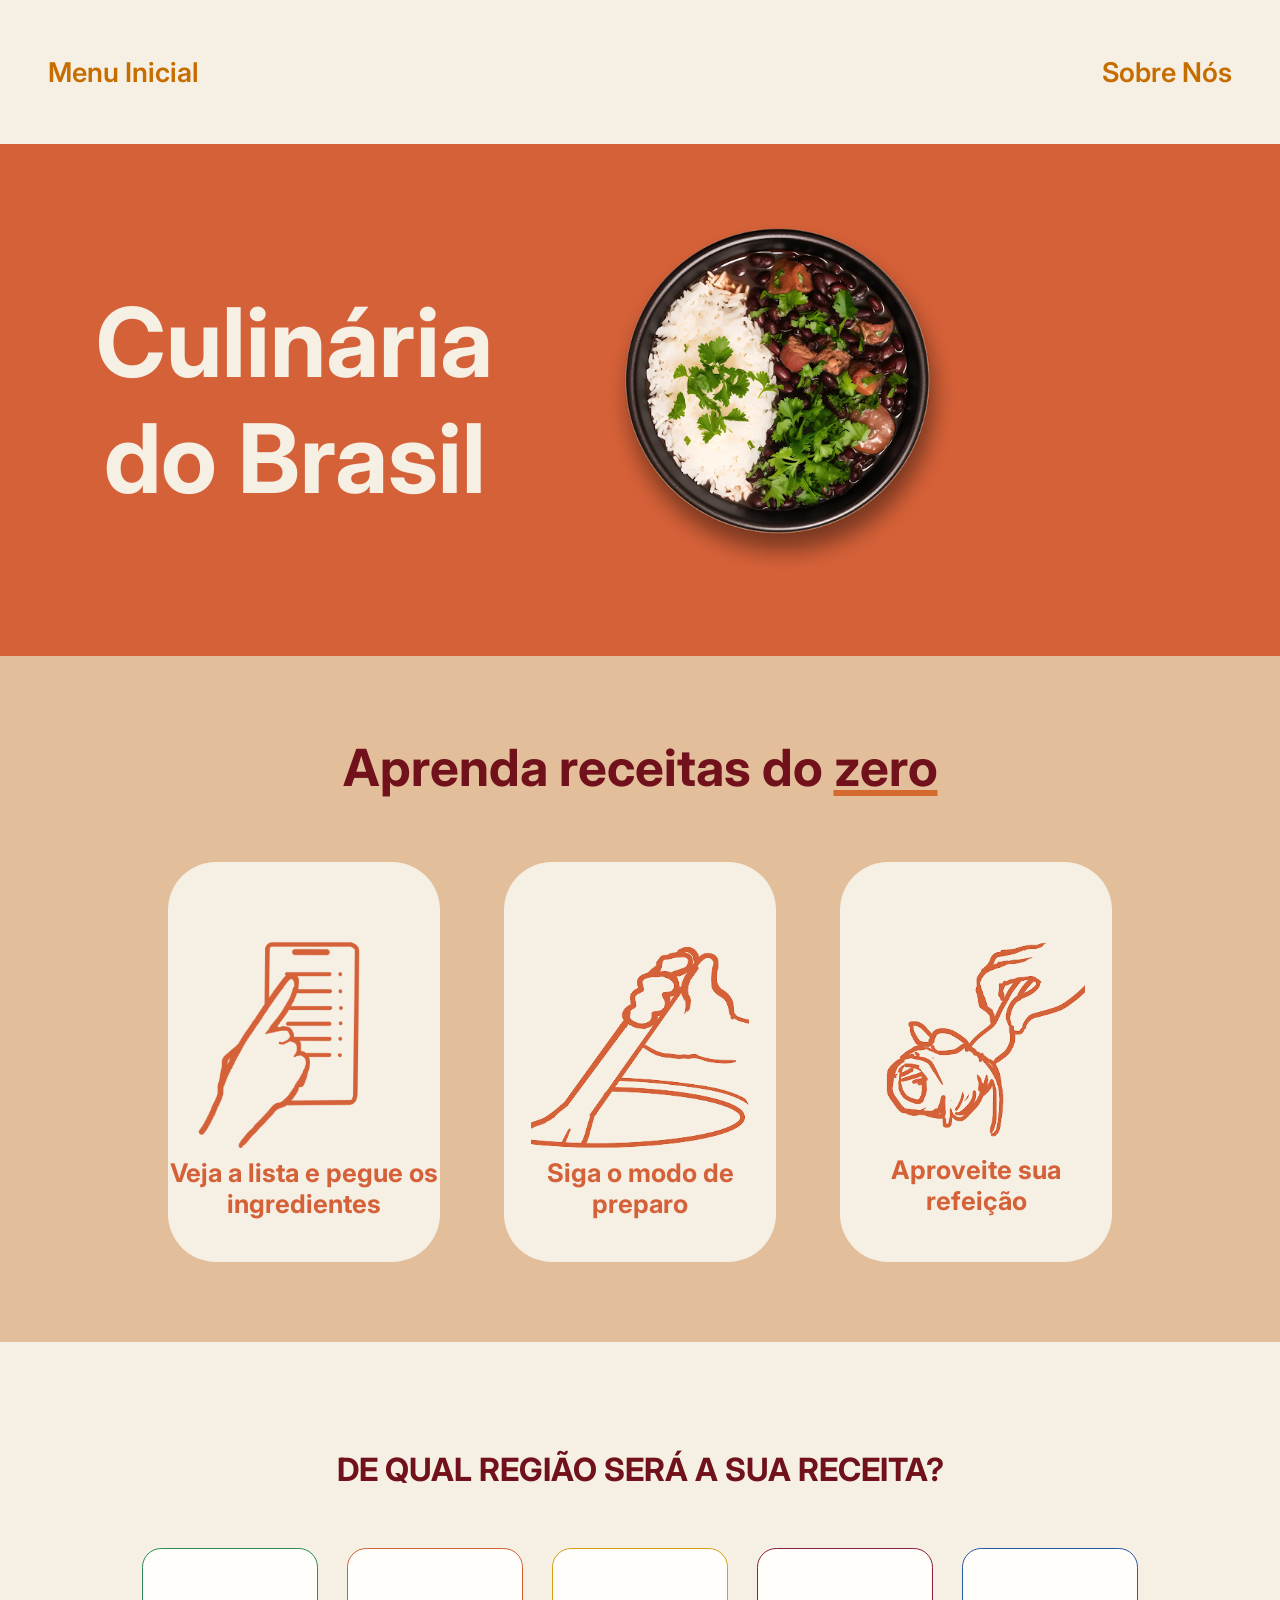
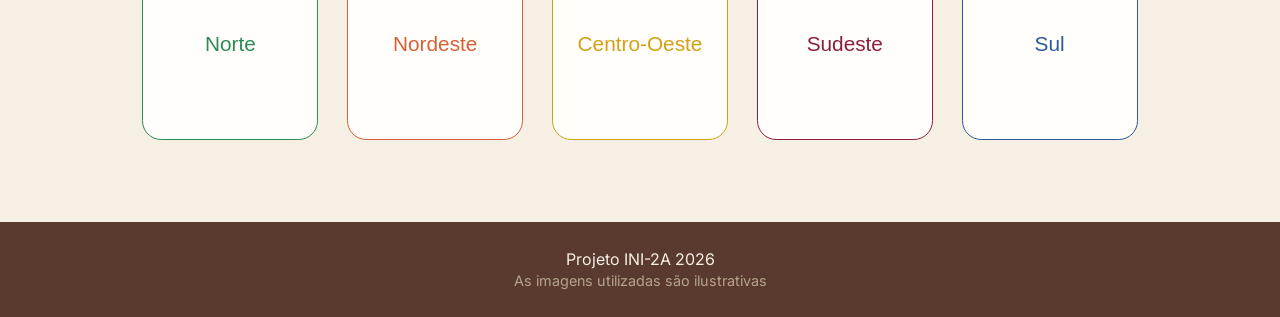
<file: Index.html>
<!DOCTYPE html>
<html lang="pt-br">
<head> <!-- Cabeçalho da página com metadados e links para estilos e fontes -->
    <meta charset="UTF-8">
    <meta name="viewport" content="width=device-width, initial-scale=1.0">
    <title>Culinária do Brasil</title>
    <link rel="stylesheet" href="Style.css">
    <!-- Importação da fonte Inter do Google Fonts -->
    <link href="https://fonts.googleapis.com/css2?family=Inter:wght@100..900&display=swap" rel="stylesheet">
    <!-- Ícone da página -->
    <link rel="icon" href="Imagens/Imgtitulo.ico">
</head>
<body> <!-- Corpo da página -->

    <nav> <!-- Barra de navegação -->
        <p>Menu Inicial</p>
        <a href="SobreNos.html">Sobre Nós</a> <!-- Link para a página "Sobre Nós" -->
    </nav>
    
    <header class="div-titulo"> <!-- Cabeçalho da página inicial com título e imagem -->
        <h1 class="titulo"><strong>Culinária <br>do Brasil</strong></h1>
        <figure>
            <img src="Imagens/imagens-index-html/Imgtitulo.png" alt="Culinária do Brasil" title="Fonte: Pngtree" class="feijoada-img">
        </figure>
    </header>

    <section class="instrucoes flex-center-column">  <!-- Seção de instruções com título e cards -->
        <h2 class="titulo-secao">Aprenda receitas do <span class="titulo-secao-zero">zero</span></h2> <!-- Título da seção com destaque para a palavra "zero" -->
        <div class="container-cards flex-center">
            <div class="card flex-center">
                <img src="Imagens/imagens-index-html/IMGcard1.png" alt="Card 1" title="Fonte: Autoria própria (2026)" class="img-cards">
                <h3 class="card-subtitle">Veja a lista e pegue os ingredientes</h3>
            </div>
            
            <div class="card flex-center">
                <img src="Imagens/imagens-index-html/IMGcard2.png" alt="Card 2" title="Fonte: Autoria própria (2026)" class="img-cards">
                <h3 class="card-subtitle">Siga o modo de preparo</h3>
            </div>

            <div class="card flex-center">
                <img src="Imagens/imagens-index-html/IMGcard3.png" alt="Card 3" title="Fonte: Autoria própria (2026)" class="img-cards">
                <h3 class="card-subtitle">Aproveite sua refeição</h3>
            </div>
        </div>
    </section>

    <section class="regioes flex-center-column"> <!-- Seção das regiões com título e botões -->
        <h2 class="titulo-regioes">DE QUAL REGIÃO SERÁ A SUA RECEITA?</h2>
        <div class="botoes-regioes"> <!-- Container para os botões das regiões -->
            <a href="PaginaNorte.html"> <button class="region-button" id="button1">Norte</button></a> <!-- Botões para acessar as páginas das regiões -->
            <a href="PaginaNordeste.html"><button class="region-button" id="button2">Nordeste</button></a>
            <a href="PaginaCentro_Oeste.html"><button class="region-button" id="button3">Centro-Oeste</button></a>
            <a href="PaginaSudeste.html"><button class="region-button" id="button4">Sudeste</button></a>
            <a href="PaginaSul.html"><button class="region-button" id="button5">Sul</button></a>
        </div>
    </section>
        
    <footer class="footer flex-center"> <!-- Rodapé com informações do projeto -->
        <p class="footer-paragrafo">Projeto INI-2A 2026</p>
        <p class ="footer-paragrafo-imagem">As imagens utilizadas são ilustrativas</p>
    </footer>

</body>
</html>
</file>
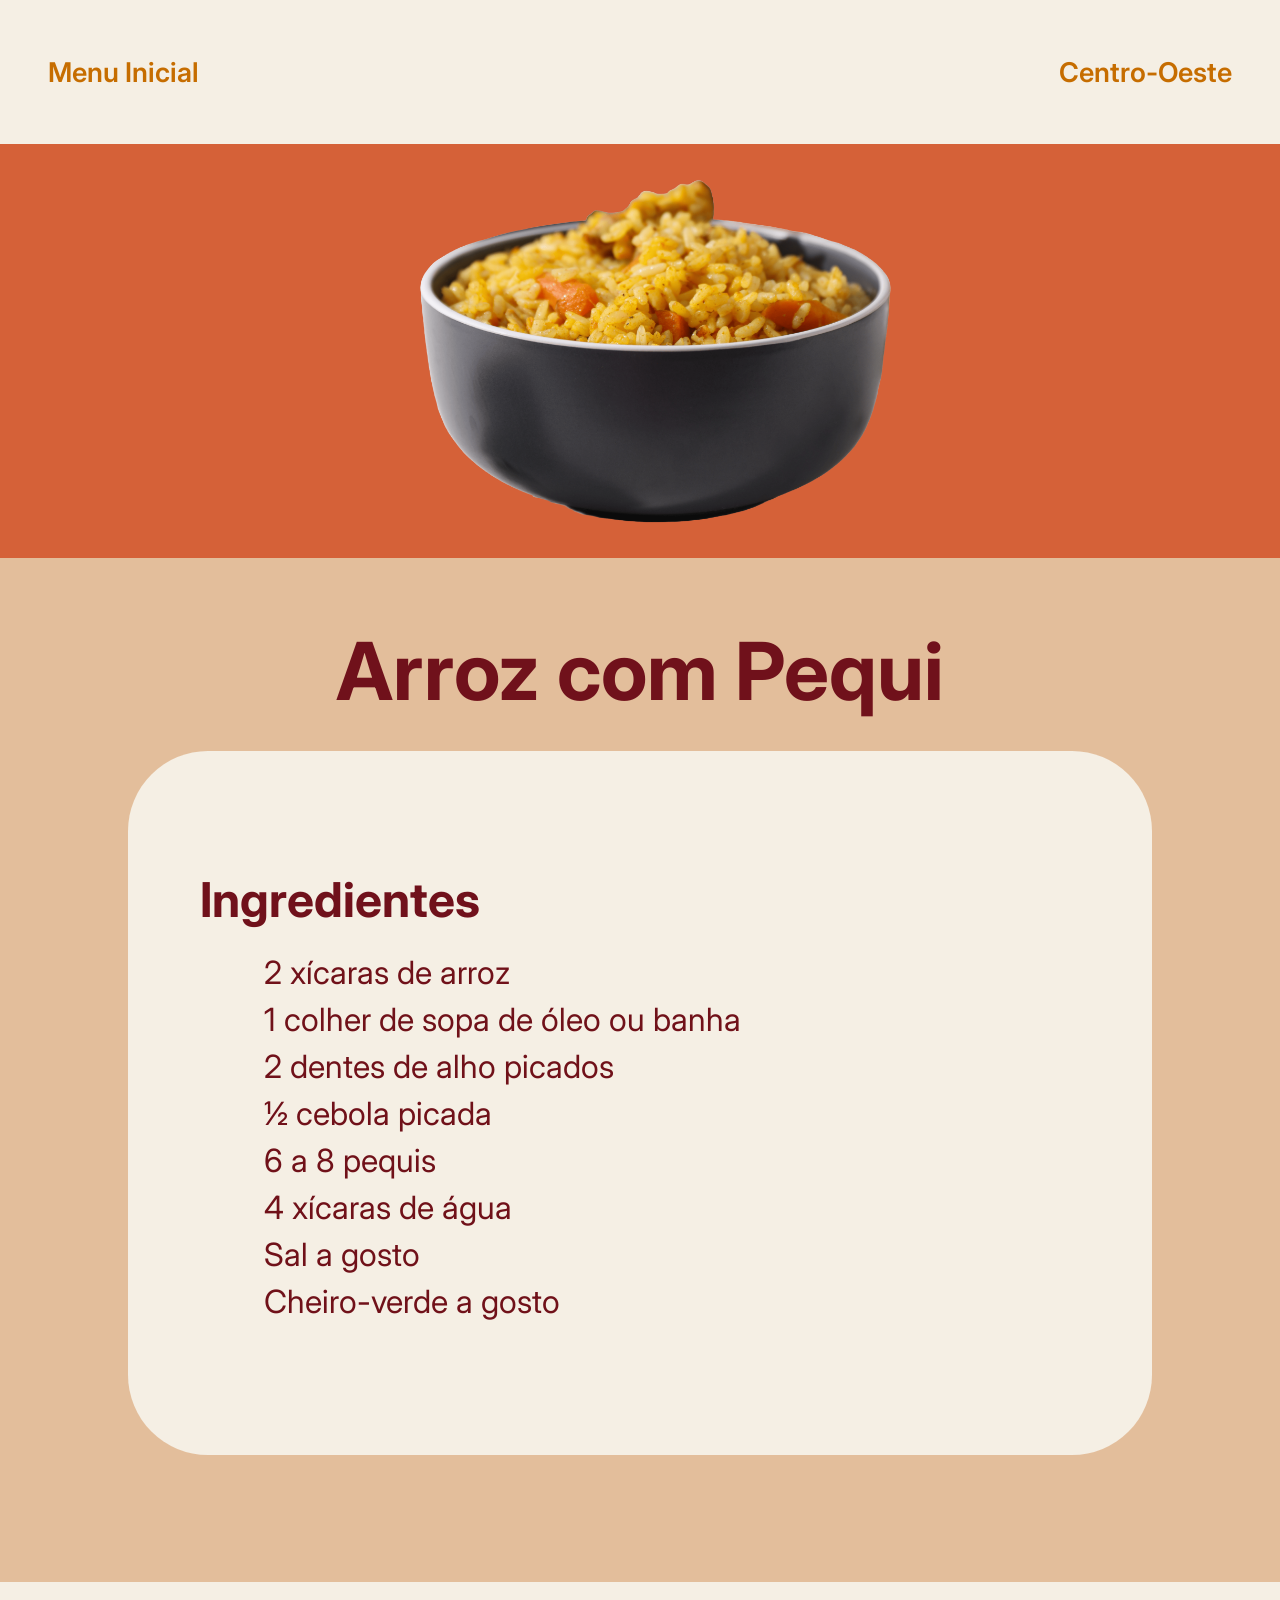
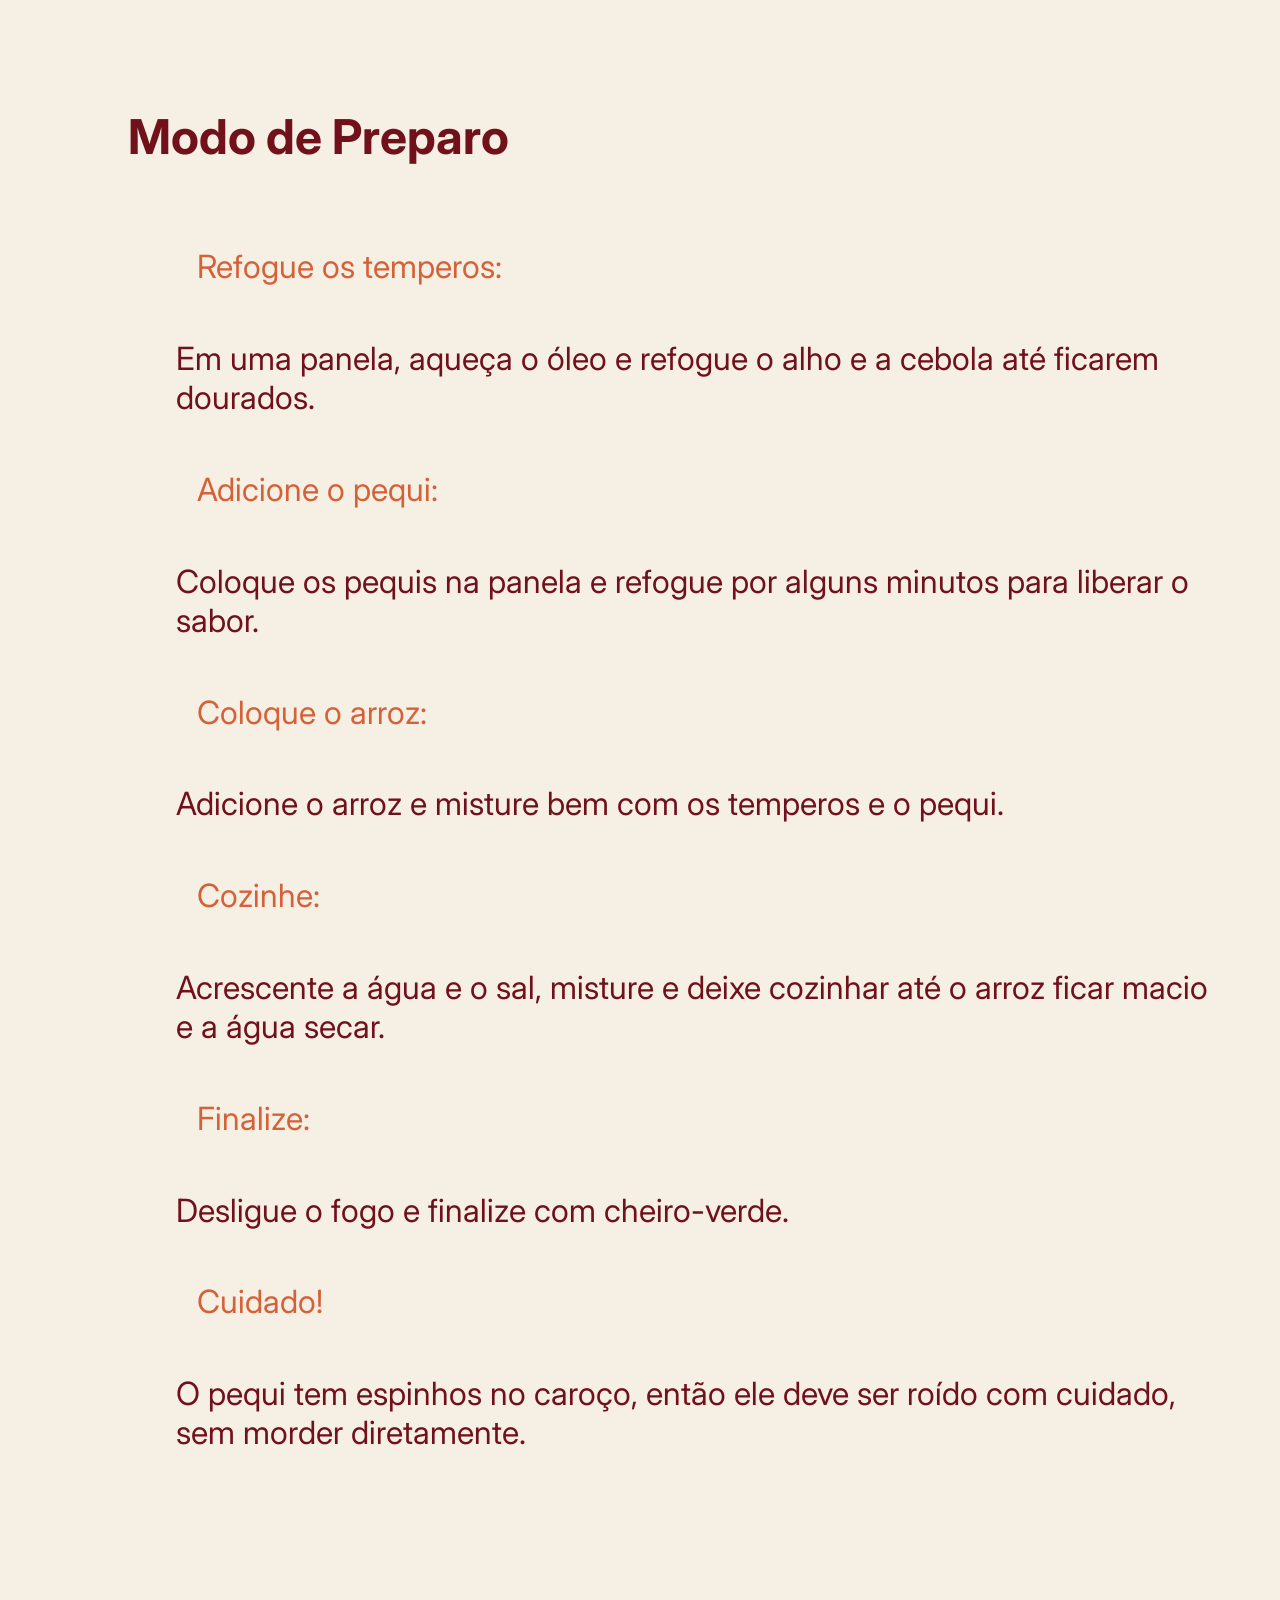
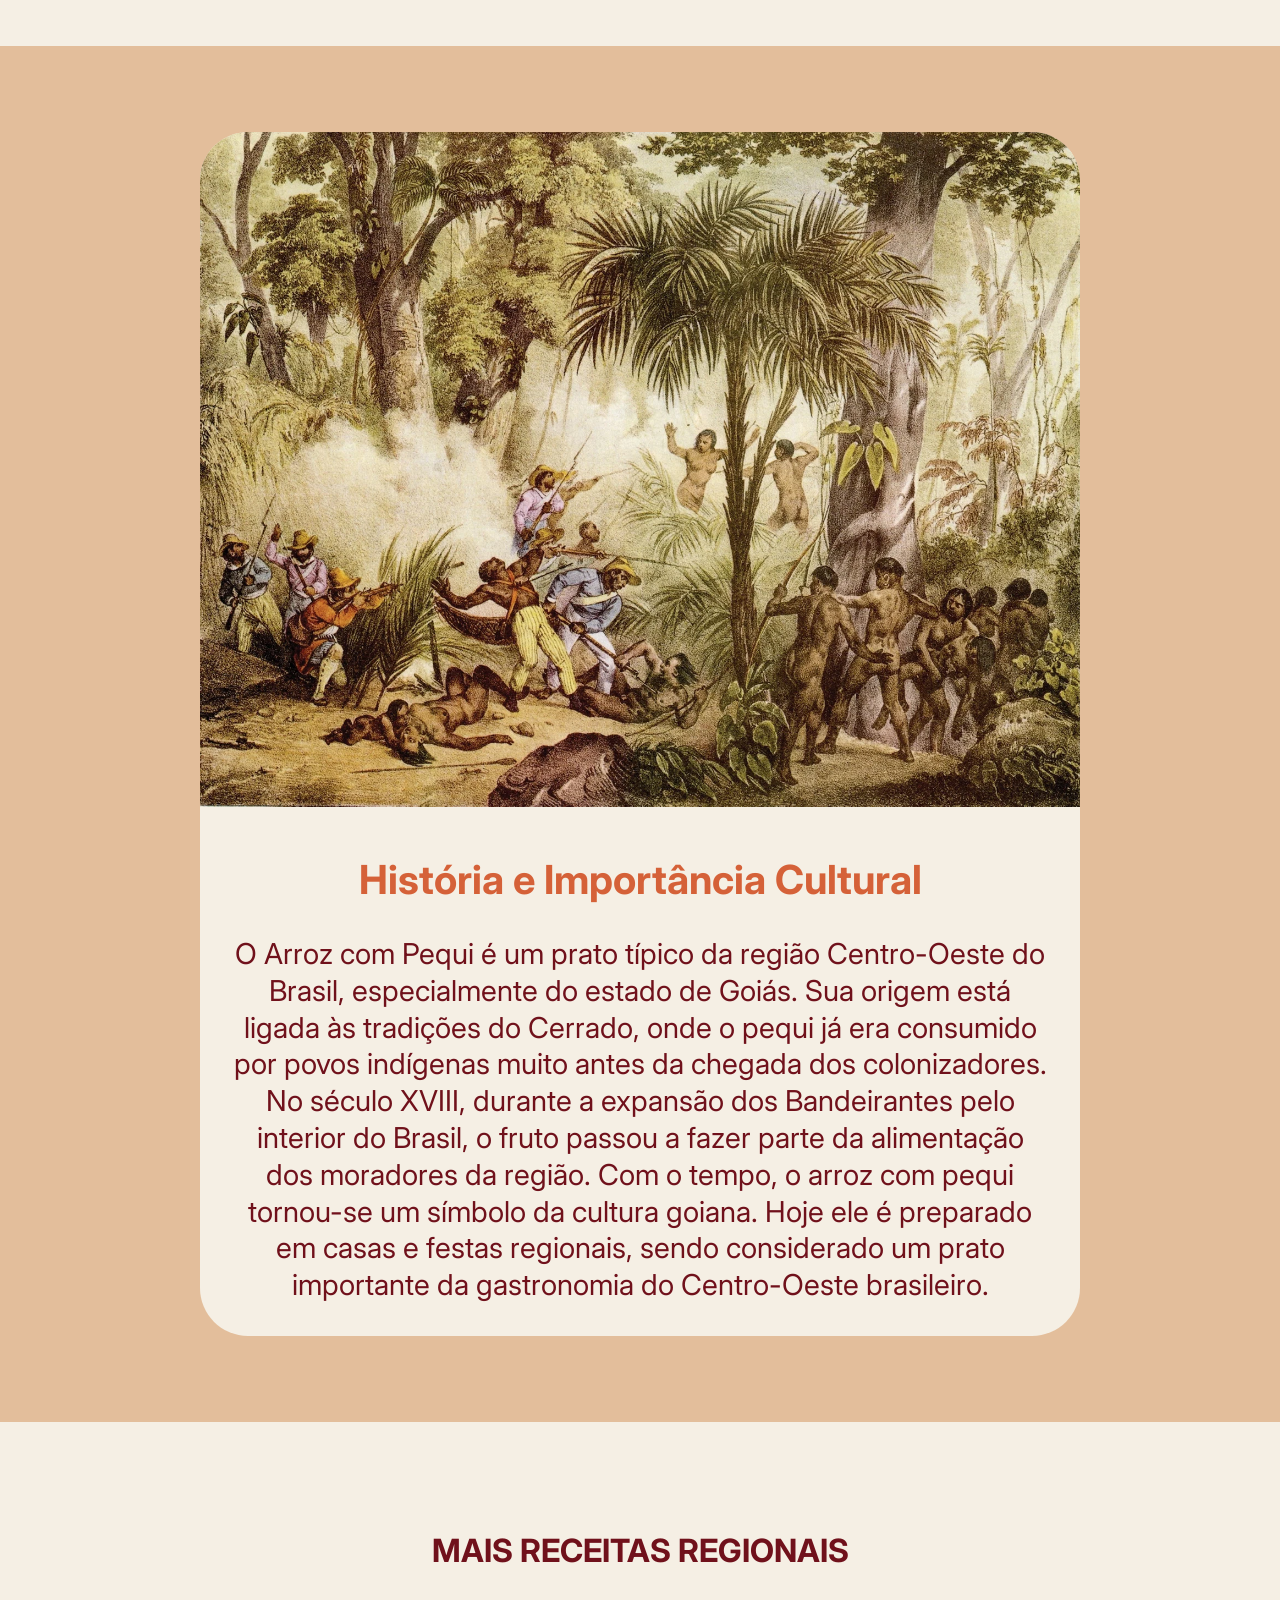
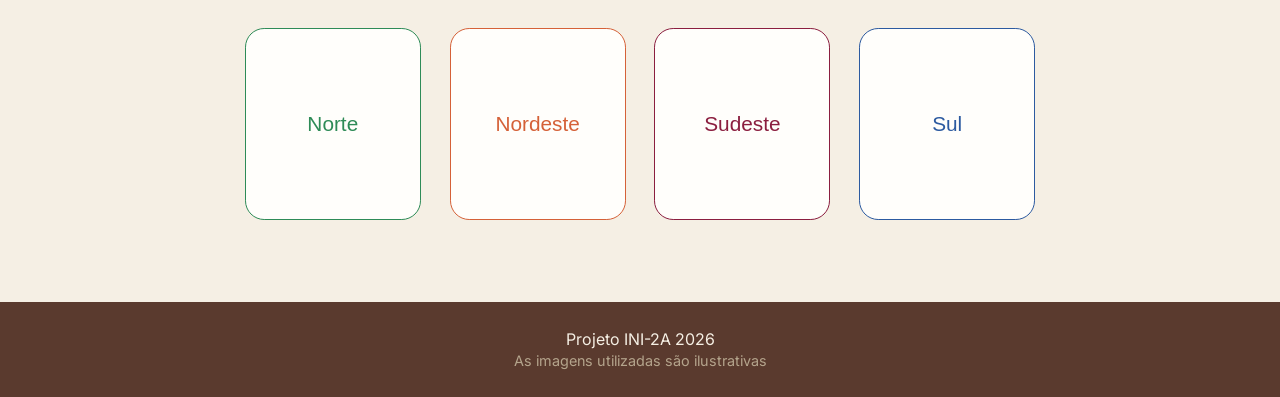
<file: PaginaCentro_Oeste.html>
<!DOCTYPE html>
<html lang="pt-br">
<head> <!-- Cabeçalho da página com metadados e links para estilos e fontes -->
    <meta charset="UTF-8">
    <meta name="viewport" content="width=device-width, initial-scale=1.0">
    <title>Culinária do Brasil</title>
    <link rel="stylesheet" href="Style.css">
    <link href="https://fonts.googleapis.com/css2?family=Inter:wght@100..900&display=swap" rel="stylesheet">
    <link rel="icon" href="Imagens/Imgtitulo.ico">
</head>
<body> <!-- Corpo da página -->
    <nav> <!-- Barra de navegação -->
        <a href="Index.html">Menu Inicial</a>
        <p>Centro-Oeste</p>
    </nav>
    
    <main> <!-- Conteúdo principal -->
        <header class="header-receita flex-center"> <!-- Cabeçalho da receita com imagem -->
            <figure>
                <img src="Imagens/Imagens-Comidas/ArrozComPequiImg.png" alt="Arroz com Pequi" title="Fonte: Freepik" class="receita-img">
            </figure>
        </header>

        <section class="ingredientes"> <!-- Seção de ingredientes -->
            <h1 class="receita-subtitulo">Arroz com Pequi</h1>
            <div class="ingredientes-div">
                <h3>Ingredientes</h3>
                <ul>
                    <li>2 xícaras de arroz</li>
                    <li>1 colher de sopa de óleo ou banha</li>
                    <li>2 dentes de alho picados</li>
                    <li>½ cebola picada</li>
                    <li>6 a 8 pequis</li>
                    <li>4 xícaras de água</li>
                    <li>Sal a gosto</li>
                    <li>Cheiro-verde a gosto</li>
                </ul>
            </div>
        </section>

        <section class="modo-de-preparo-fundo"> <!-- Seção do modo de preparo -->
            <div class="modo-de-preparo-div">
                <h1 class="modo-de-preparo-title">Modo de Preparo</h1>
                <ol>
                    <li>Refogue os temperos:</li>
                    <p> Em uma panela, aqueça o óleo e refogue o alho e a cebola até ficarem dourados.</p>
                    <li>Adicione o pequi:</li>
                    <p>Coloque os pequis na panela e refogue por alguns minutos para liberar o sabor.</p>
                    <li>Coloque o arroz:</li>
                    <p>Adicione o arroz e misture bem com os temperos e o pequi.</p>
                    <li>Cozinhe:</li>
                    <p>Acrescente a água e o sal, misture e deixe cozinhar até o arroz ficar macio e a água secar.</p>
                    <li>Finalize:</li>
                    <p>Desligue o fogo e finalize com cheiro-verde.</p>
                    <li>Cuidado!</li>
                    <p>O pequi tem espinhos no caroço, então ele deve ser roído com cuidado, sem morder diretamente.</p>
                </ol>
            </div>
        </section>

        <article class="historia-fundo flex-center"> <!-- Seção da história e importância cultural -->
            <div class="historia-card">
                <img src="Imagens/ImagensHistoriaCard/ArrozComPequi_imgHistoria.jpg" class="img-historia-regiao" title="Fonte: Rádio Peão Brasil" alt="História do Arroz com Pequi">
                <h2>História e Importância Cultural</h2>
                <p>O Arroz com Pequi é um prato típico da região Centro-Oeste do Brasil, especialmente do estado de Goiás. Sua origem está ligada às tradições do Cerrado, onde o pequi já era consumido por povos indígenas muito antes da chegada dos colonizadores. No século XVIII, durante a expansão dos Bandeirantes pelo interior do Brasil, o fruto passou a fazer parte da alimentação dos moradores da região.
                Com o tempo, o arroz com pequi tornou-se um símbolo da cultura goiana. Hoje ele é preparado em casas e festas regionais, sendo considerado um prato importante da gastronomia do Centro-Oeste brasileiro.</p>
            </div>
        </article>

        <section class="regioes flex-center-column"> <!-- Botões das regiões -->
            <h2 class="titulo-regioes">MAIS RECEITAS REGIONAIS</h2>
            <div class="botoes-regioes">
                <a href="PaginaNorte.html"> <button class="region-button" id="button1">Norte</button></a>
                <a href="PaginaNordeste.html"><button class="region-button" id="button2">Nordeste</button></a>
                <a href="PaginaSudeste.html"><button class="region-button" id="button4">Sudeste</button></a>
                <a href="PaginaSul.html"><button class="region-button" id="button5">Sul</button></a>
            </div>
        </section>
    </main>

    <footer class="footer flex-center"> <!-- Rodapé -->
        <p class="footer-paragrafo">Projeto INI-2A 2026</p>
        <p class ="footer-paragrafo-imagem">As imagens utilizadas são ilustrativas</p>
    </footer>

</body>
</html>
</file>
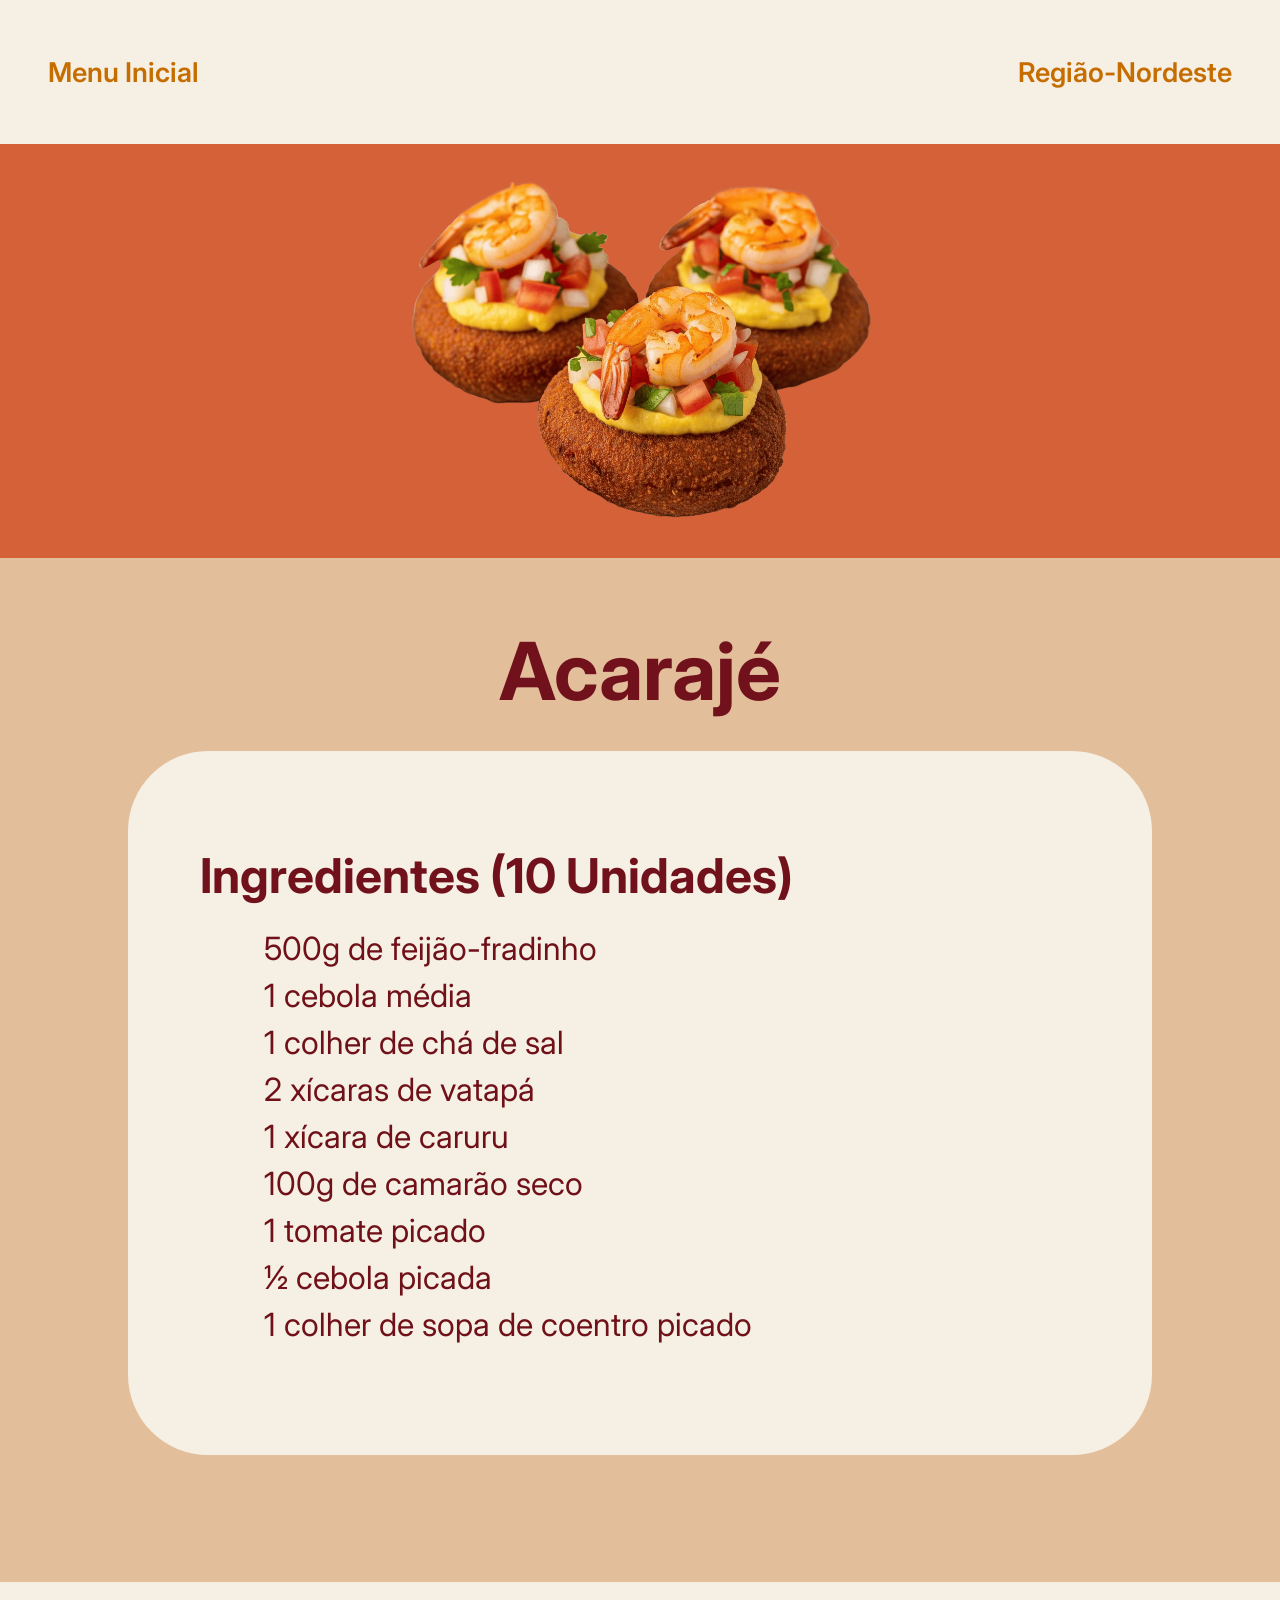
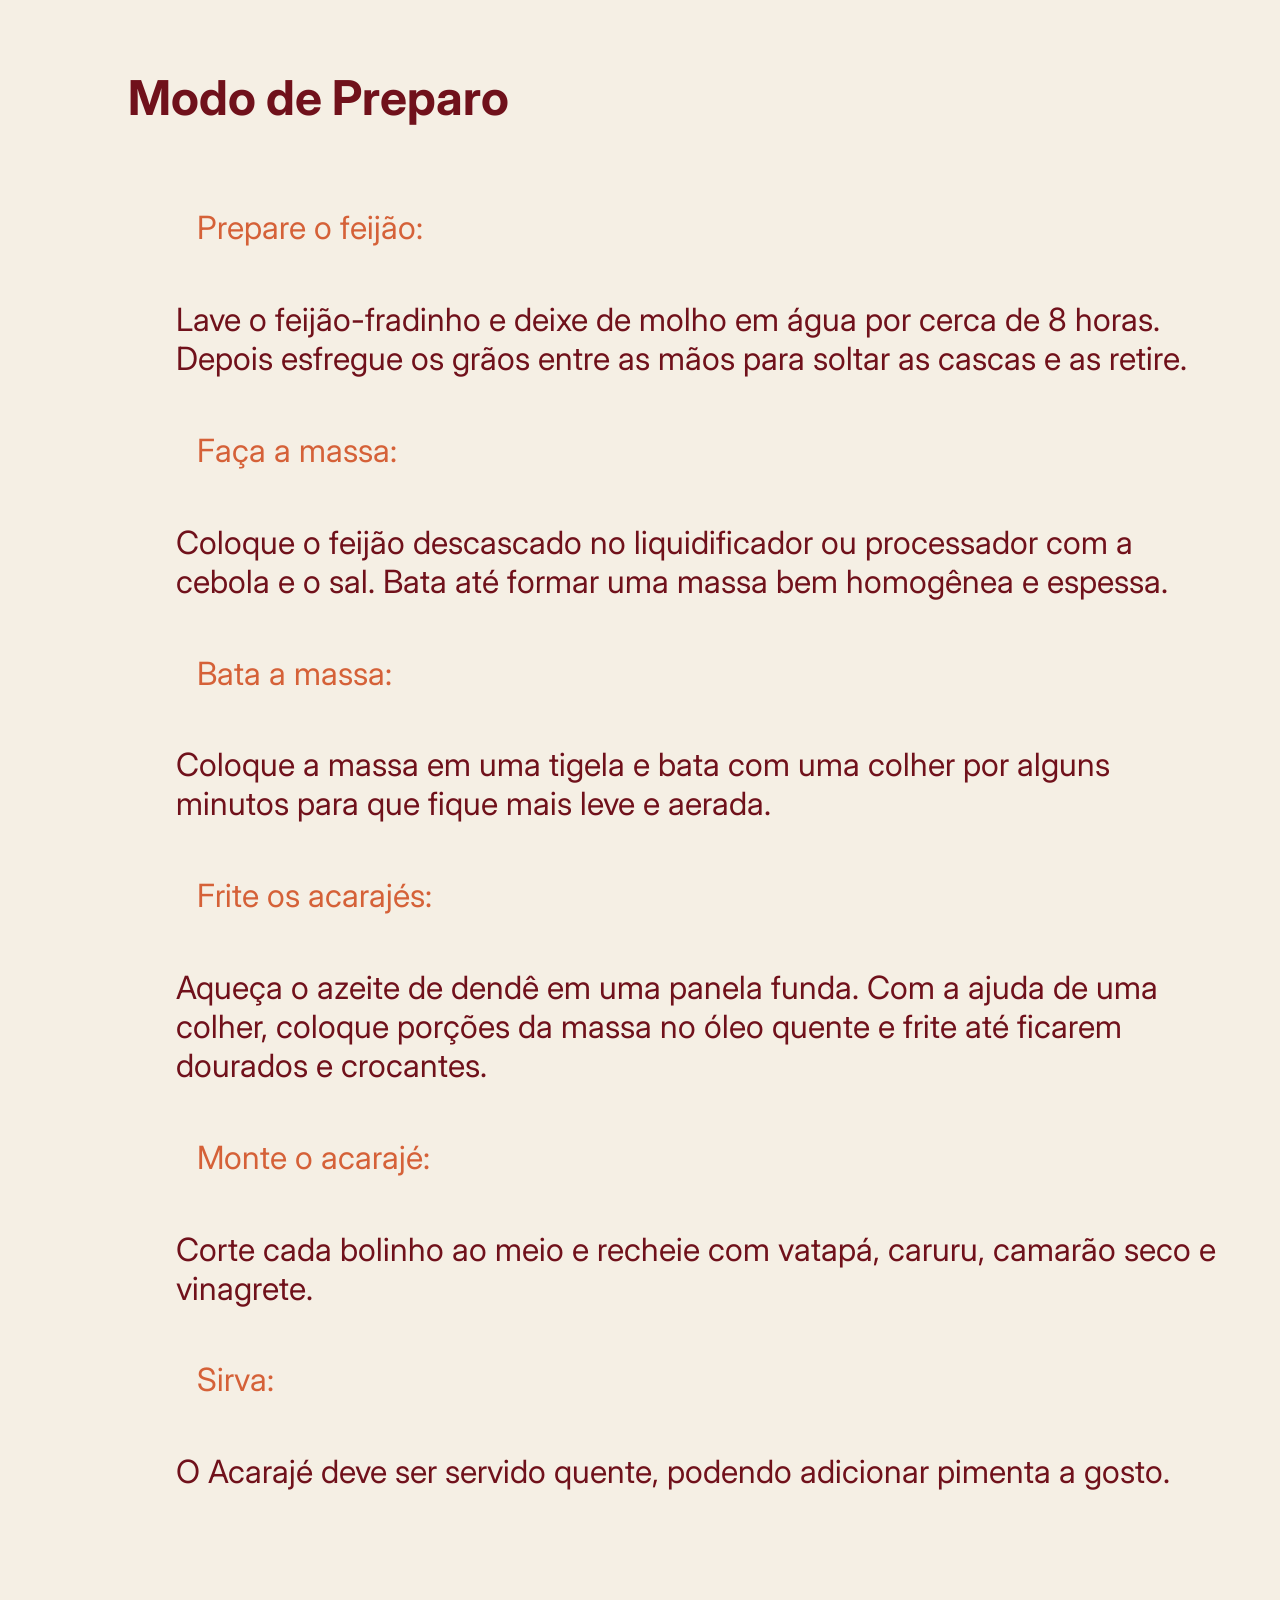
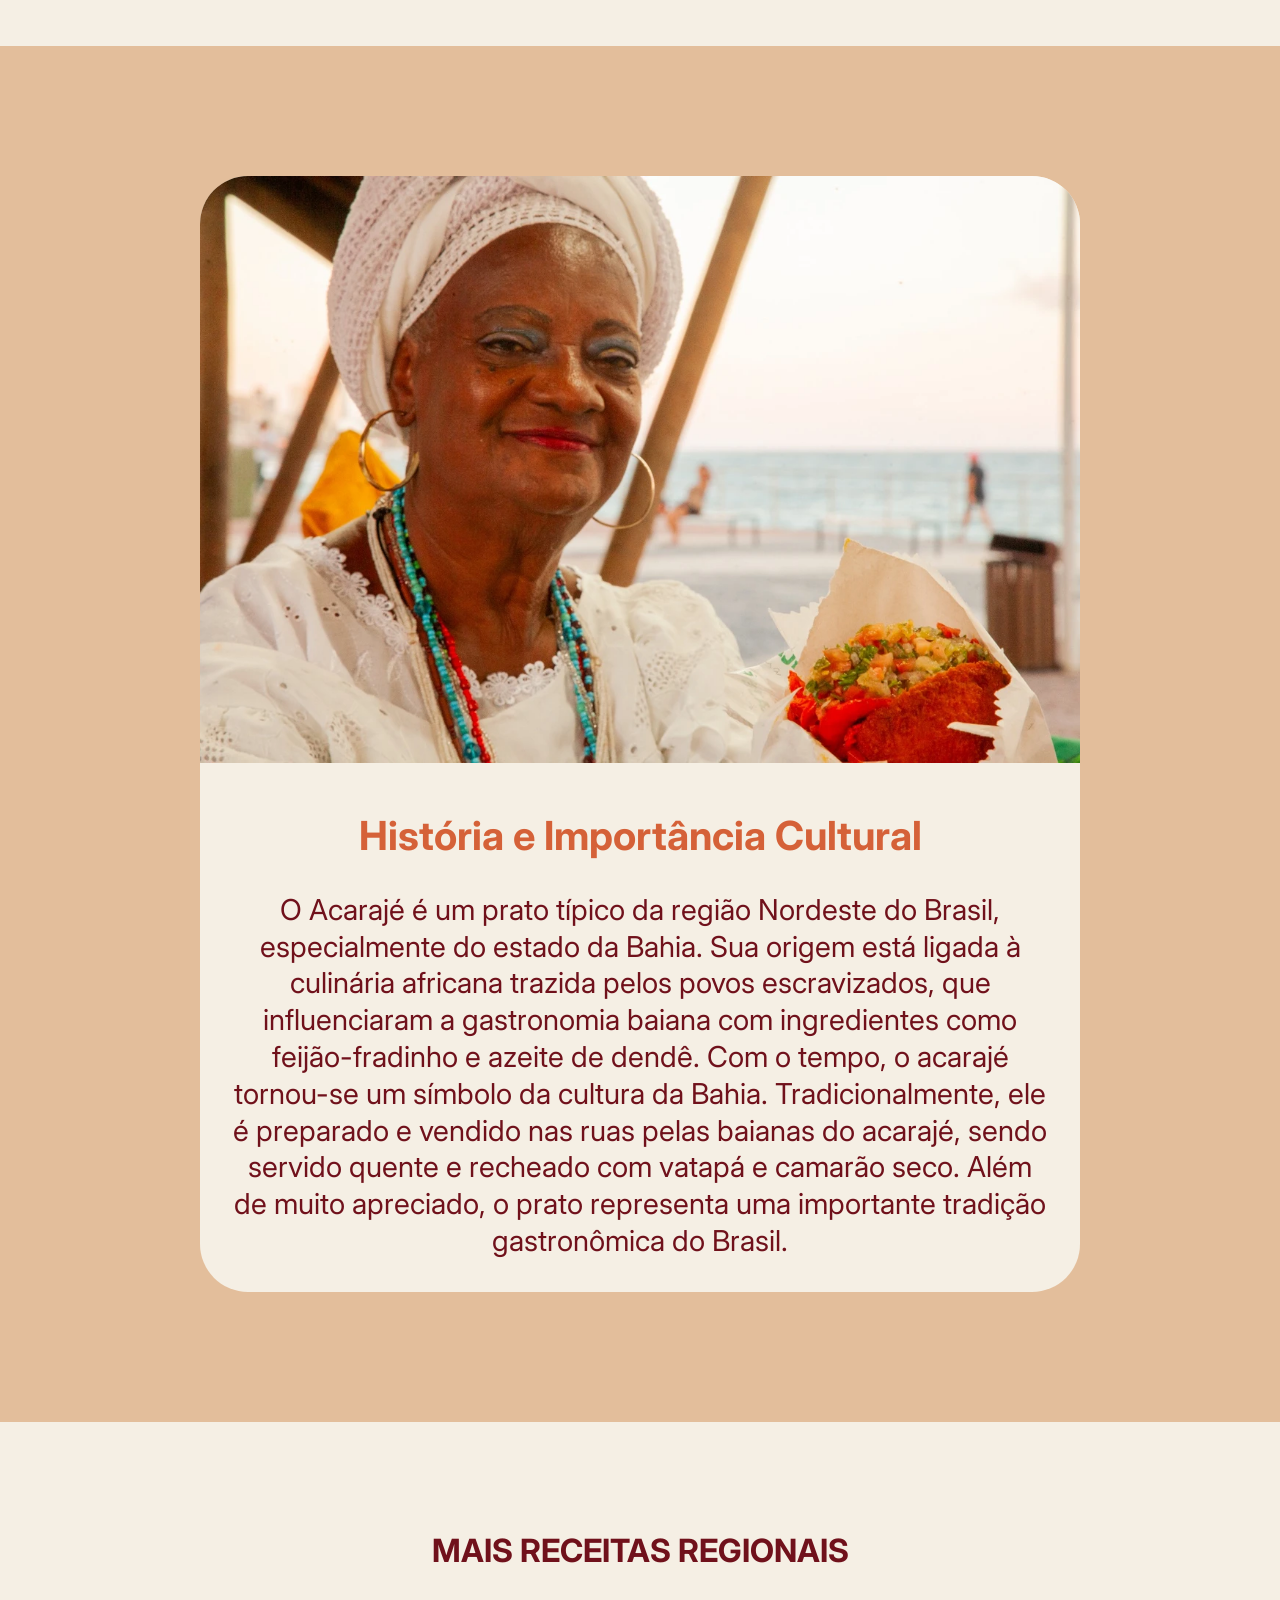
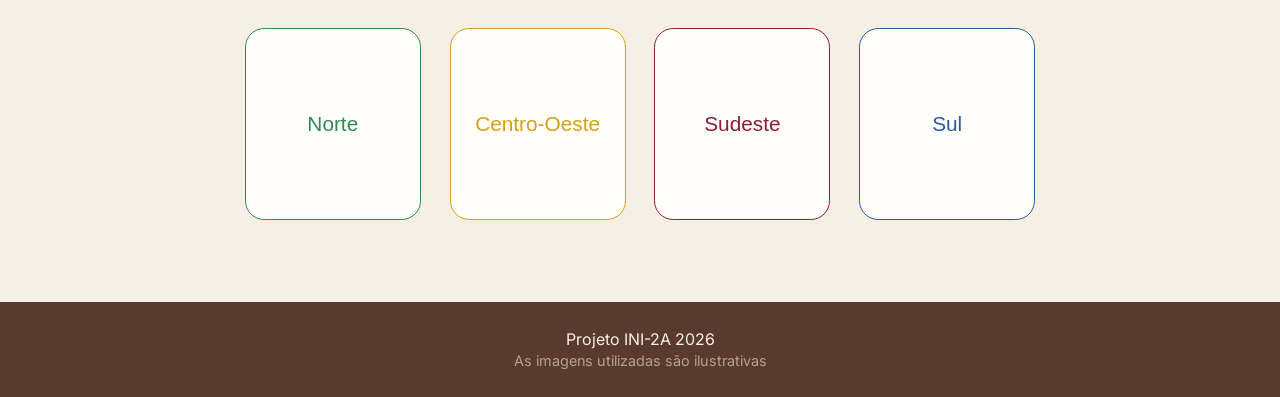
<file: PaginaNordeste.html>
<!DOCTYPE html>
<html lang="pt-br">
<head>
    <meta charset="UTF-8">
    <meta name="viewport" content="width=device-width, initial-scale=1.0">
    <title>Culinária Do Brasil</title>
    <link rel="stylesheet" href="Style.css">
    <link href="https://fonts.googleapis.com/css2?family=Inter:wght@100..900&display=swap" rel="stylesheet">
    <link rel="icon" href="Imagens/Imgtitulo.ico">
</head>
<body>
    <nav>
        <a href="Index.html">Menu Inicial</a>
        <p>Região-Nordeste</p>
    </nav>
    
    <main>
        <header class="header-receita flex-center">
            <figure>
                <img src="Imagens/Imagens-Comidas/AcarajeNordeste.png" alt="Acarajé" title="Fonte: Tudo Delicious" class="receita-img">
            </figure>
        </header>

        <section class="ingredientes">
            <h1 class="receita-subtitulo">Acarajé</h1>
            <div class="ingredientes-div">
                <h3>Ingredientes (10 Unidades)</h3>
                <ul>
                    <li>500g de feijão-fradinho</li>
                    <li>1 cebola média</li>
                    <li>1 colher de chá de sal</li>
                    <li>2 xícaras de vatapá</li>
                    <li>1 xícara de caruru</li>
                    <li>100g de camarão seco</li>
                    <li>1 tomate picado</li>
                    <li>½ cebola picada</li>
                    <li>1 colher de sopa de coentro picado</li>
                </ul>
            </div>
        </section>

        <section class="modo-de-preparo-fundo">
            <div class="modo-de-preparo-div">
                <h1 class="modo-de-preparo-title">Modo de Preparo</h1>
                <ol>
                    <li>Prepare o feijão:</li>
                    <p>Lave o feijão-fradinho e deixe de molho em água por cerca de 8 horas. Depois esfregue os grãos entre as mãos para soltar as cascas e as retire.</p>
                    <li>Faça a massa:</li>
                    <p>Coloque o feijão descascado no liquidificador ou processador com a cebola e o sal. Bata até formar uma massa bem homogênea e espessa.</p>
                    <li>Bata a massa:</li>
                    <p>Coloque a massa em uma tigela e bata com uma colher por alguns minutos para que fique mais leve e aerada.</p>
                    <li>Frite os acarajés:</li>
                    <p>Aqueça o azeite de dendê em uma panela funda. Com a ajuda de uma colher, coloque porções da massa no óleo quente e frite até ficarem dourados e crocantes.</p>
                    <li>Monte o acarajé:</li>
                    <p>Corte cada bolinho ao meio e recheie com vatapá, caruru, camarão seco e vinagrete.</p>
                    <li>Sirva:</li>
                    <p>O Acarajé deve ser servido quente, podendo adicionar pimenta a gosto.</p>
                </ol>
            </div>
        </section>

        <article class="historia-fundo flex-center">
            <div class="historia-card">
                <img src="Imagens/ImagensHistoriaCard/Acarajé-ImgHistoria.png" alt="História do Acarajé" title="Fonte: Alô Alô Bahia" class="img-historia-regiao">
                <h2>História e Importância Cultural</h2>
                <p>O Acarajé é um prato típico da região Nordeste do Brasil, especialmente do estado da Bahia. Sua origem está ligada à culinária africana trazida pelos povos escravizados, que influenciaram a gastronomia baiana com ingredientes como feijão-fradinho e azeite de dendê.
                Com o tempo, o acarajé tornou-se um símbolo da cultura da Bahia. Tradicionalmente, ele é preparado e vendido nas ruas pelas baianas do acarajé, sendo servido quente e recheado com vatapá e camarão seco. Além de muito apreciado, o prato representa uma importante tradição gastronômica do Brasil.</p>
            </div>
        </article>

        <section class="regioes flex-center-column">
            <h2 class="titulo-regioes">MAIS RECEITAS REGIONAIS</h2>
            <div class="botoes-regioes">
                <a href="PaginaNorte.html"> <button class="region-button" id="button1">Norte</button></a>
                <a href="PaginaCentro_Oeste.html"><button class="region-button" id="button3">Centro-Oeste</button></a>
                <a href="PaginaSudeste.html"><button class="region-button" id="button4">Sudeste</button></a>
                <a href="PaginaSul.html"><button class="region-button" id="button5">Sul</button></a>
            </div>
        </section>

    </main>

    <footer class="footer flex-center">
        <p class="footer-paragrafo">Projeto INI-2A 2026</p>
        <p class ="footer-paragrafo-imagem">As imagens utilizadas são ilustrativas</p>
    </footer>

</body>
</html>
</file>
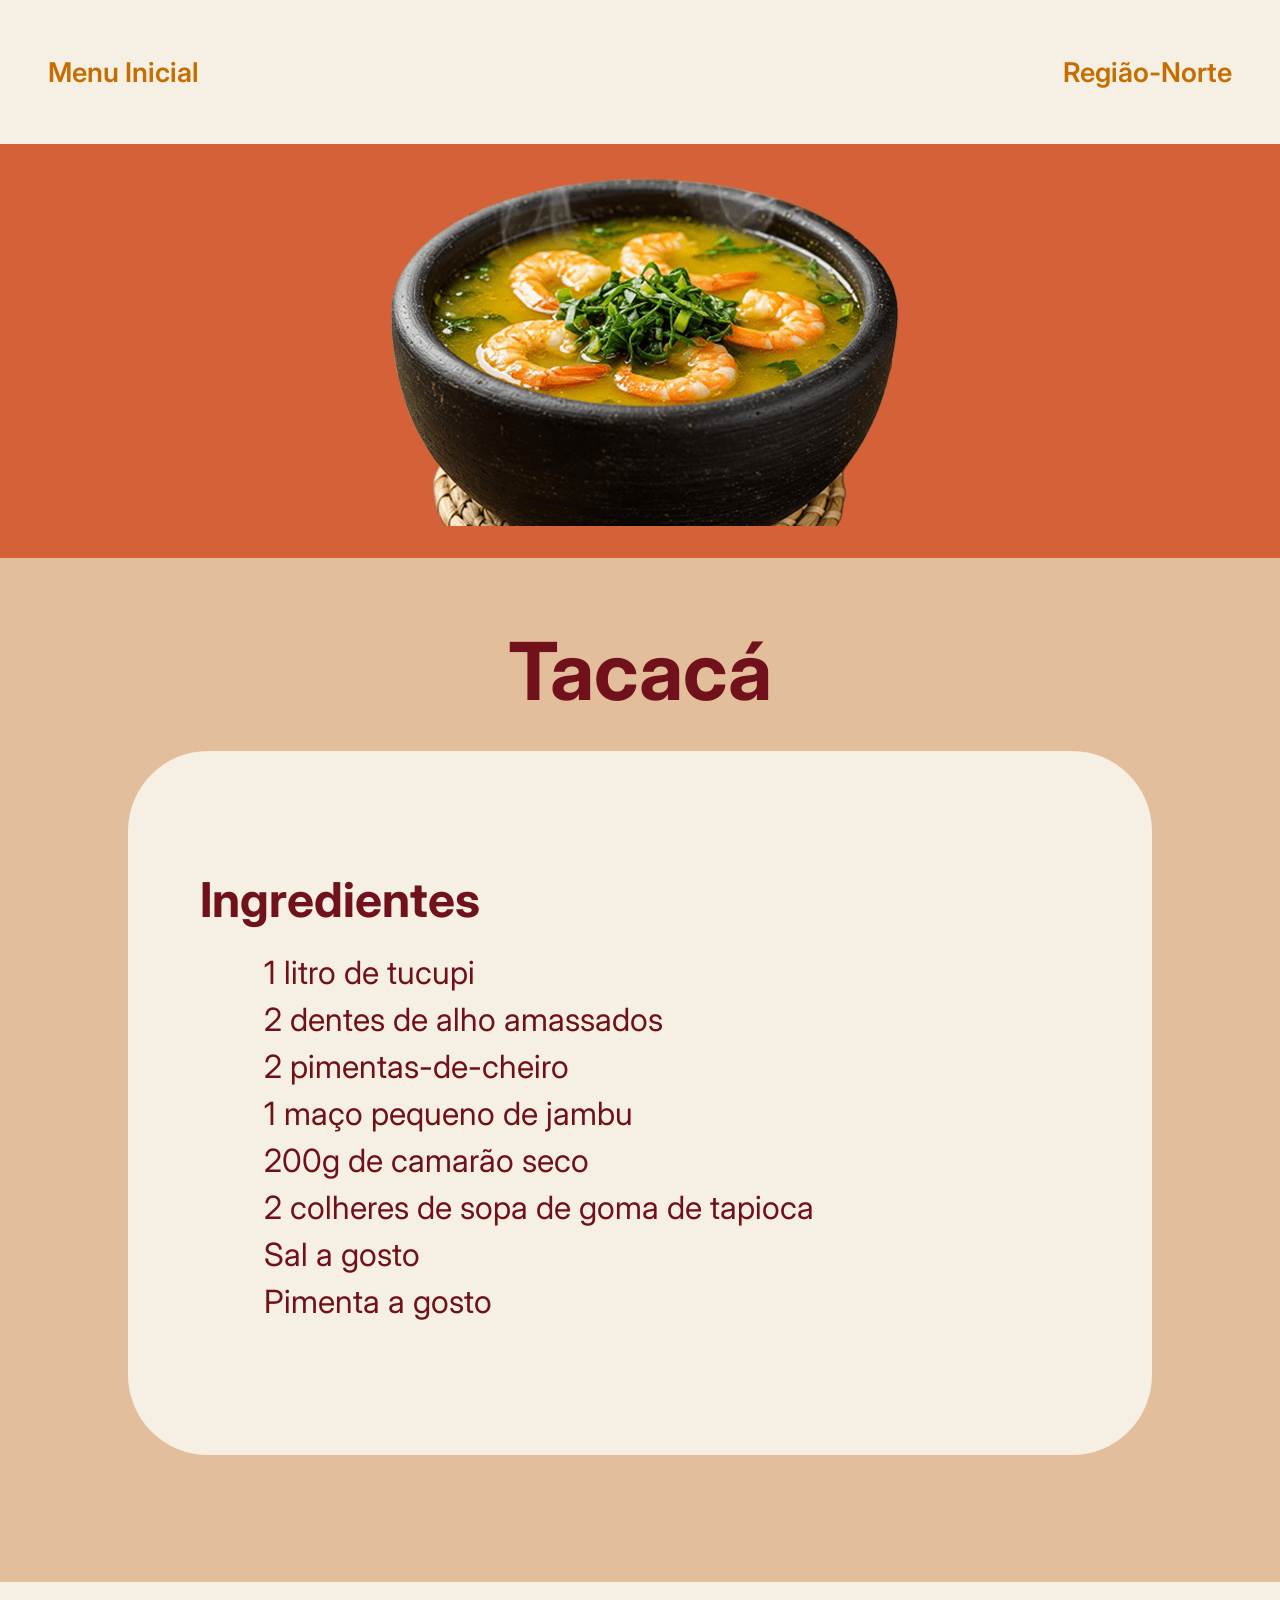
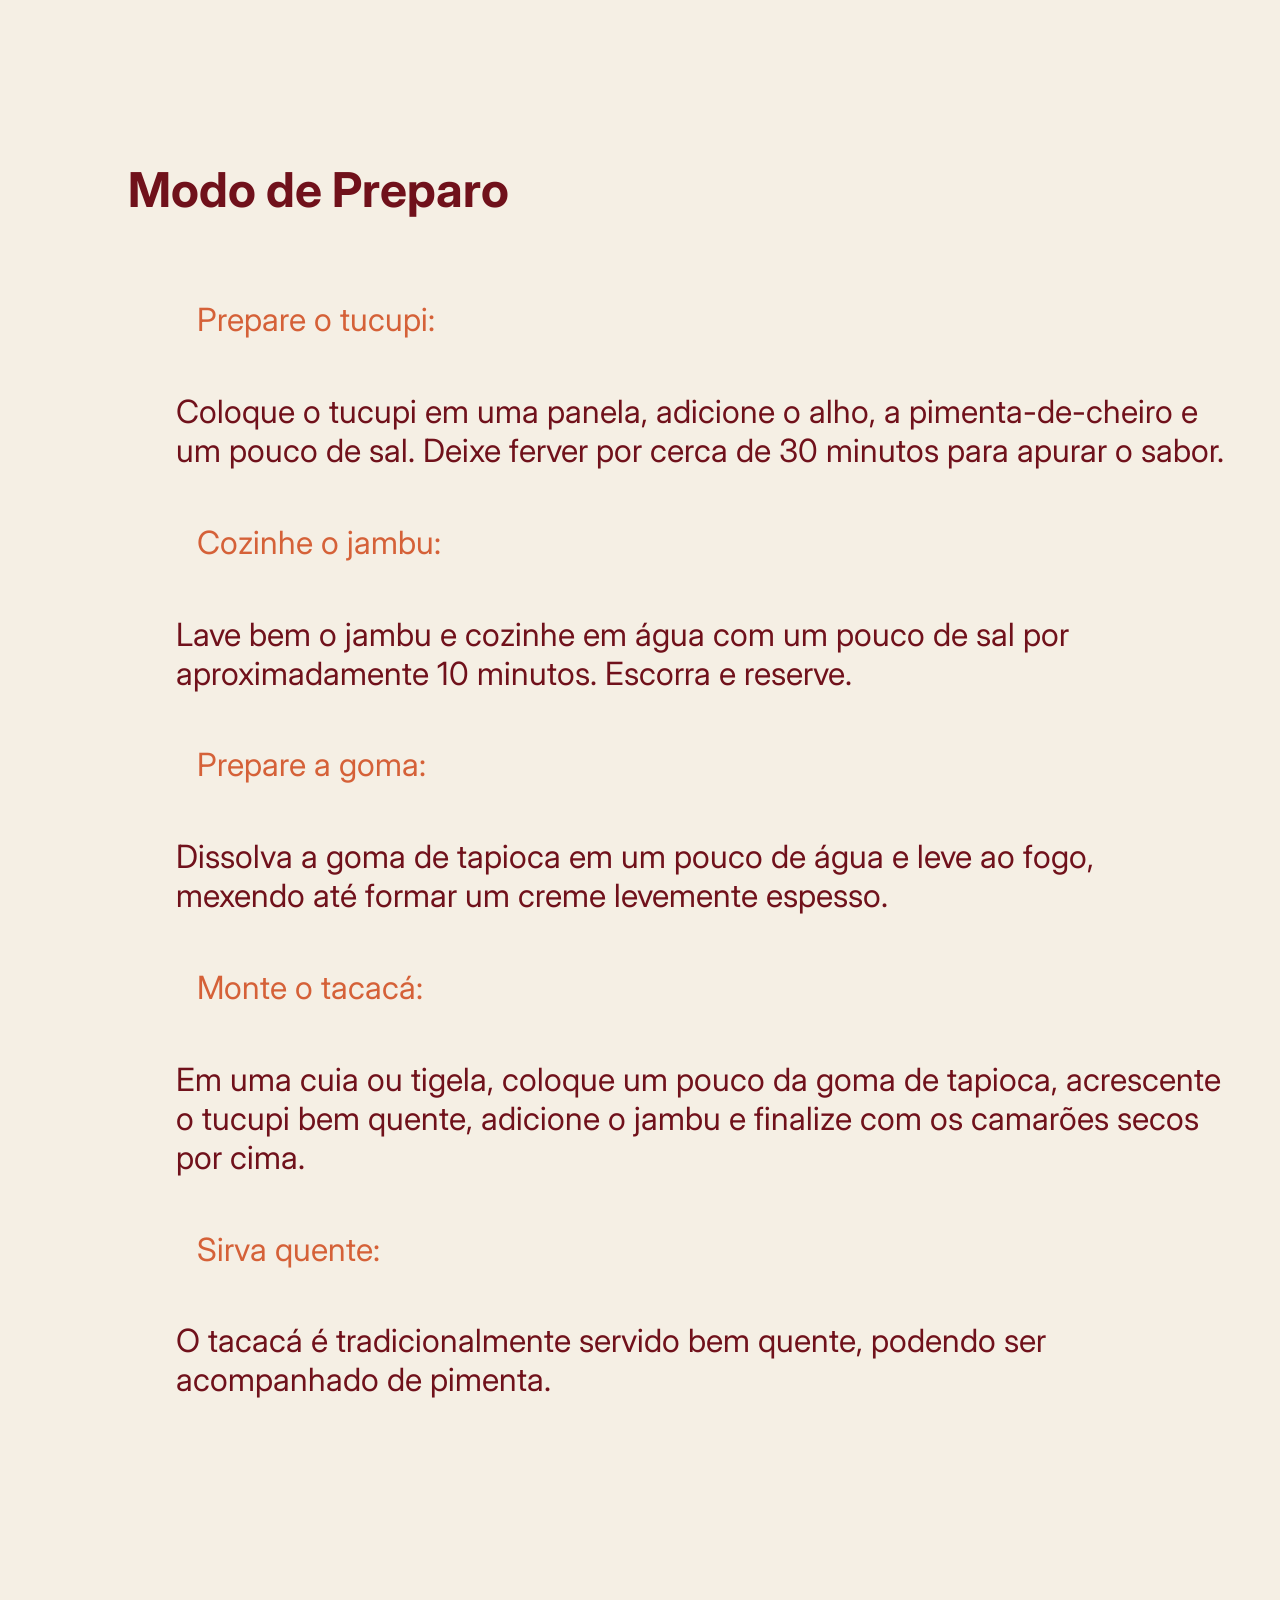
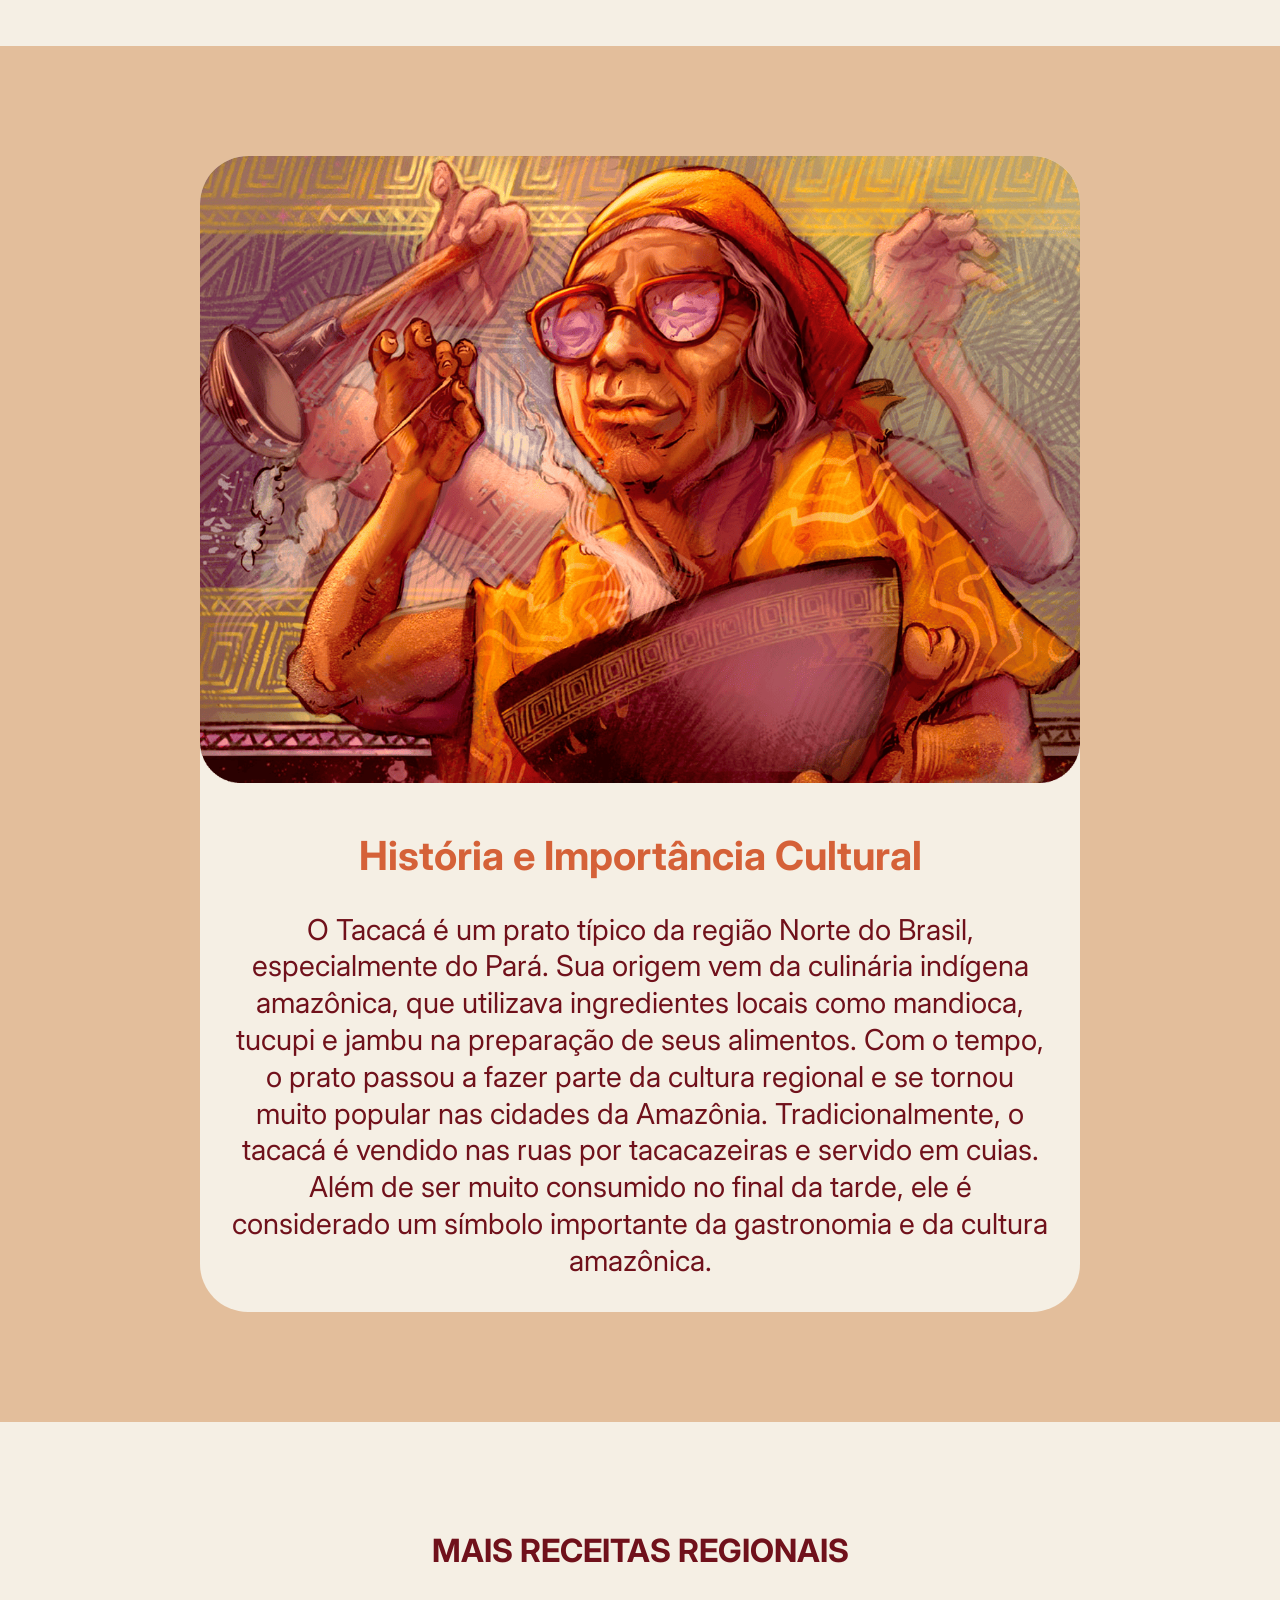
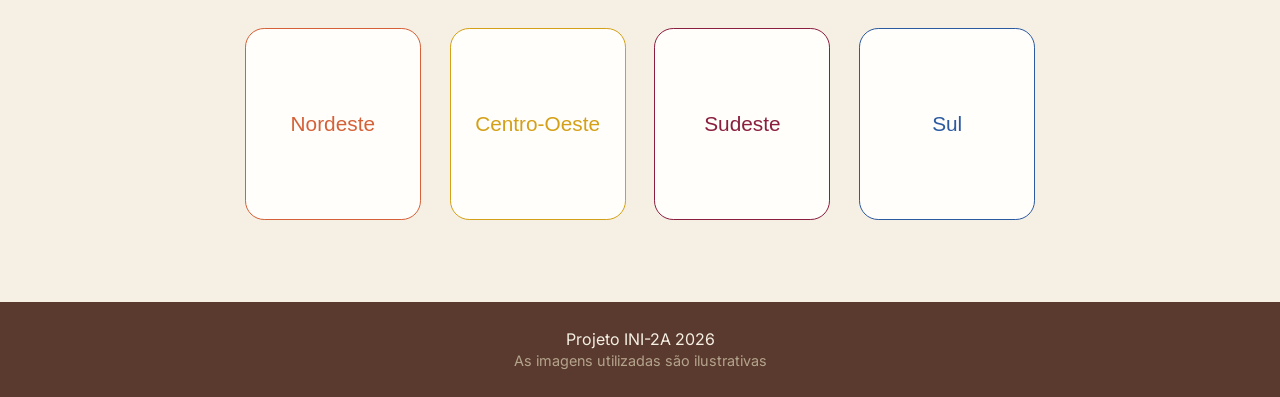
<file: PaginaNorte.html>
<!DOCTYPE html>
<html lang="pt-br">
<head>
    <meta charset="UTF-8">
    <meta name="viewport" content="width=device-width, initial-scale=1.0">
    <title>Culinária Do Brasil</title>
    <link rel="stylesheet" href="Style.css">
    <link href="https://fonts.googleapis.com/css2?family=Inter:wght@100..900&display=swap" rel="stylesheet">
    <link rel="icon" href="Imagens/Imgtitulo.ico">
</head>
<body>
     <nav>
        <a href="Index.html">Menu Inicial</a>
        <p>Região-Norte</p>
    </nav>
    
    <main>
        <header class="header-receita flex-center">
            <figure>
                <img src="Imagens/Imagens-Comidas/Tacaca-Paranaense.png" alt="Tacacá" title="Fonte: Tudo Delicious" class="receita-img tacaca-img">
            </figure>
        </header>

        <section class="ingredientes">
            <h1 class="receita-subtitulo">Tacacá</h1>
            <div class="ingredientes-div">
                <h3>Ingredientes</h3>
                <ul>
                    <li>1 litro de tucupi</li>
                    <li>2 dentes de alho amassados</li>
                    <li>2 pimentas-de-cheiro</li>
                    <li>1 maço pequeno de jambu</li>
                    <li>200g de camarão seco</li>
                    <li>2 colheres de sopa de goma de tapioca</li>
                    <li>Sal a gosto</li>
                    <li>Pimenta a gosto</li>
                </ul>
            </div>
        </section>

        <section class="modo-de-preparo-fundo">
            <div class="modo-de-preparo-div">
                <h1 class="modo-de-preparo-title">Modo de Preparo</h1>
                <ol>
                    <li>Prepare o tucupi:</li>
                    <p> Coloque o tucupi em uma panela, adicione o alho, a pimenta-de-cheiro e um pouco de sal. Deixe ferver por cerca de 30 minutos para apurar o sabor.</p>
                    <li>Cozinhe o jambu:</li>
                    <p>Lave bem o jambu e cozinhe em água com um pouco de sal por aproximadamente 10 minutos. Escorra e reserve.</p>
                    <li>Prepare a goma:</li>
                    <p>Dissolva a goma de tapioca em um pouco de água e leve ao fogo, mexendo até formar um creme levemente espesso.</p>
                    <li>Monte o tacacá:</li>
                    <p>Em uma cuia ou tigela, coloque um pouco da goma de tapioca, acrescente o tucupi bem quente, adicione o jambu e finalize com os camarões secos por cima.</p>
                    <li>Sirva quente:</li>
                    <p>O tacacá é tradicionalmente servido bem quente, podendo ser acompanhado de pimenta.</p>
                </ol>
            </div>
        </section>

       <article class="historia-fundo flex-center">
            <div class="historia-card">
                <img src="Imagens/ImagensHistoriaCard/Tacaca-ImgHistoria.png" alt="História do Tacacá" title="Fonte: Cartas de Cultura" class="img-historia-regiao">
                <h2>História e Importância Cultural</h2>
                <p>O Tacacá é um prato típico da região Norte do Brasil, especialmente do Pará. Sua origem vem da culinária indígena amazônica, que utilizava ingredientes locais como mandioca, tucupi e jambu na preparação de seus alimentos.
                Com o tempo, o prato passou a fazer parte da cultura regional e se tornou muito popular nas cidades da Amazônia. Tradicionalmente, o tacacá é vendido nas ruas por tacacazeiras e servido em cuias. Além de ser muito consumido no final da tarde, ele é considerado um símbolo importante da gastronomia e da cultura amazônica.</p>
            </div>
       </article>
       
        <section class="regioes flex-center-column">
            <h2 class="titulo-regioes">MAIS RECEITAS REGIONAIS</h2>
            <div class="botoes-regioes">
                <a href="PaginaNordeste.html"><button class="region-button" id="button2">Nordeste</button></a>
                <a href="PaginaCentro_Oeste.html"><button class="region-button" id="button3">Centro-Oeste</button></a>
                <a href="PaginaSudeste.html"><button class="region-button" id="button4">Sudeste</button></a>
                <a href="PaginaSul.html"><button class="region-button" id="button5">Sul</button></a>
            </div>
        </section>

    </main>
    
    <footer class="footer flex-center">
        <p class="footer-paragrafo">Projeto INI-2A 2026</p>
        <p class ="footer-paragrafo-imagem">As imagens utilizadas são ilustrativas</p>
    </footer>

</body>
</html>
</file>
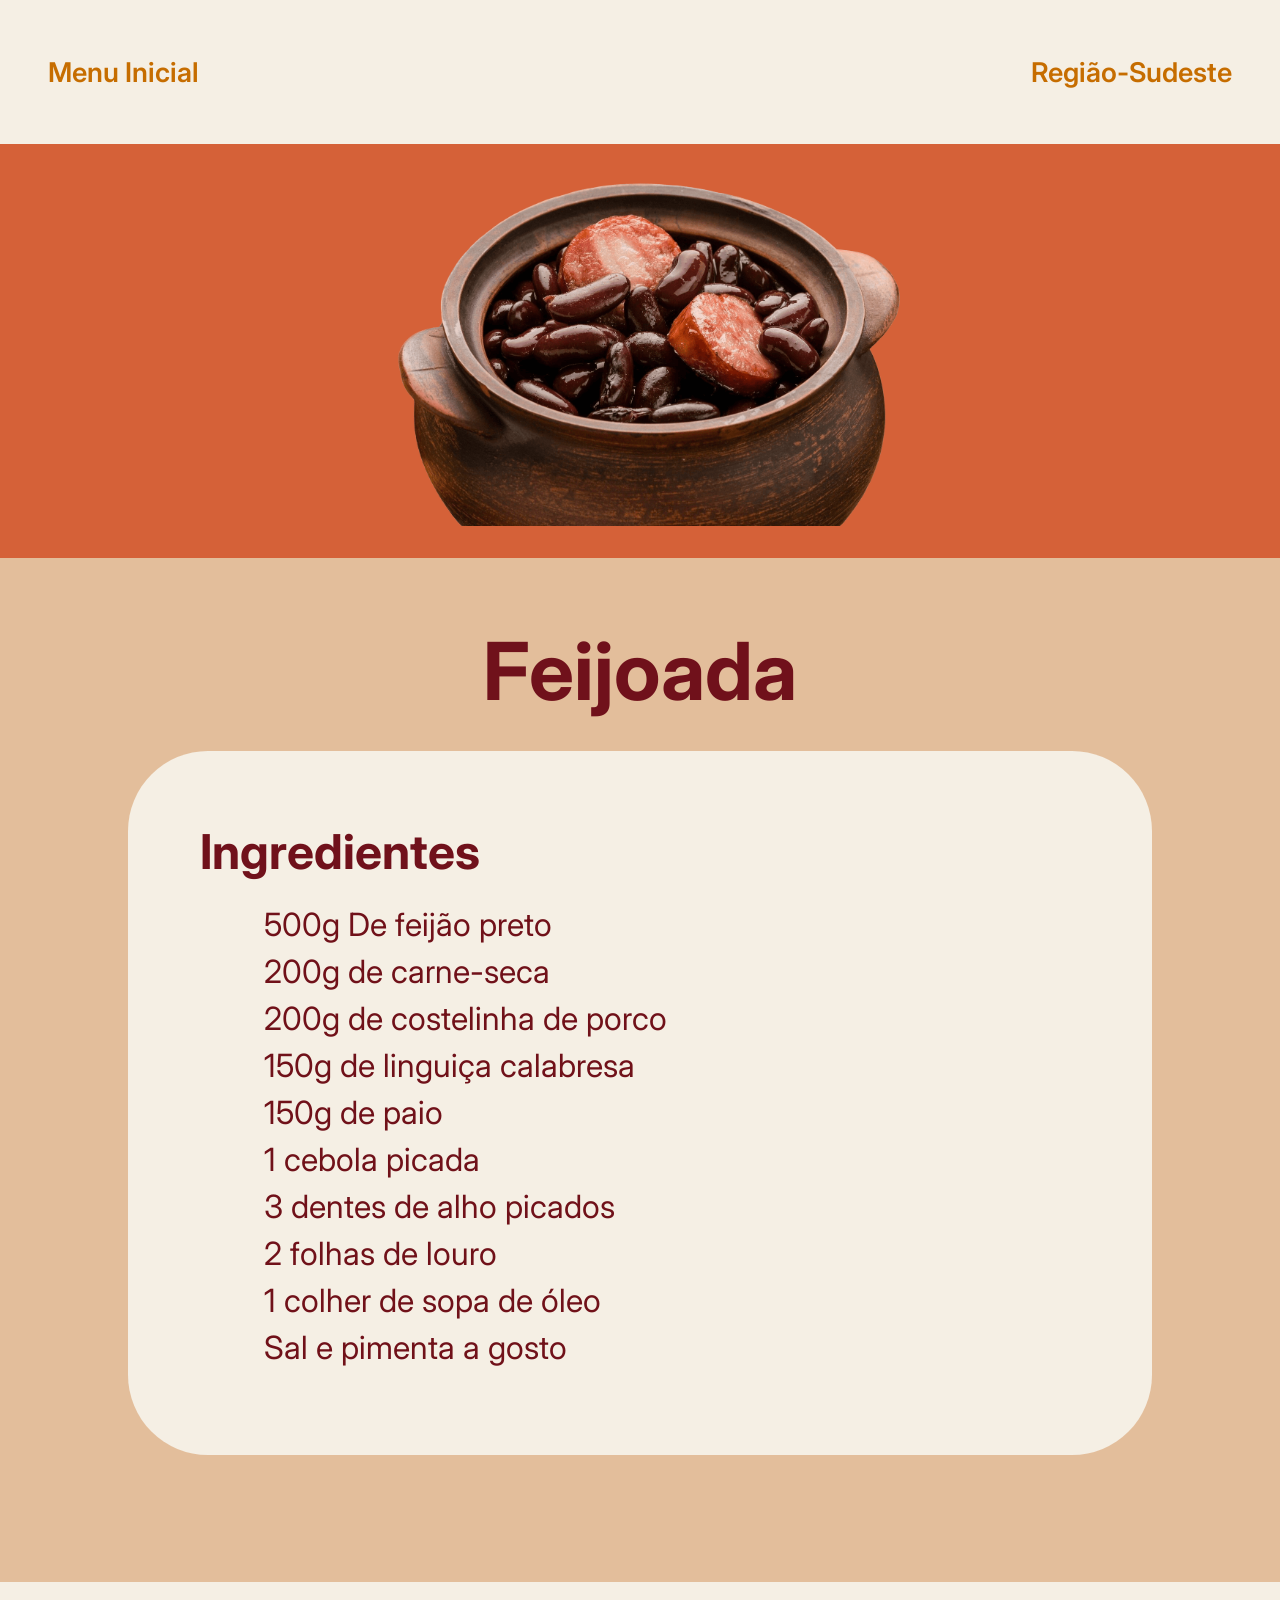
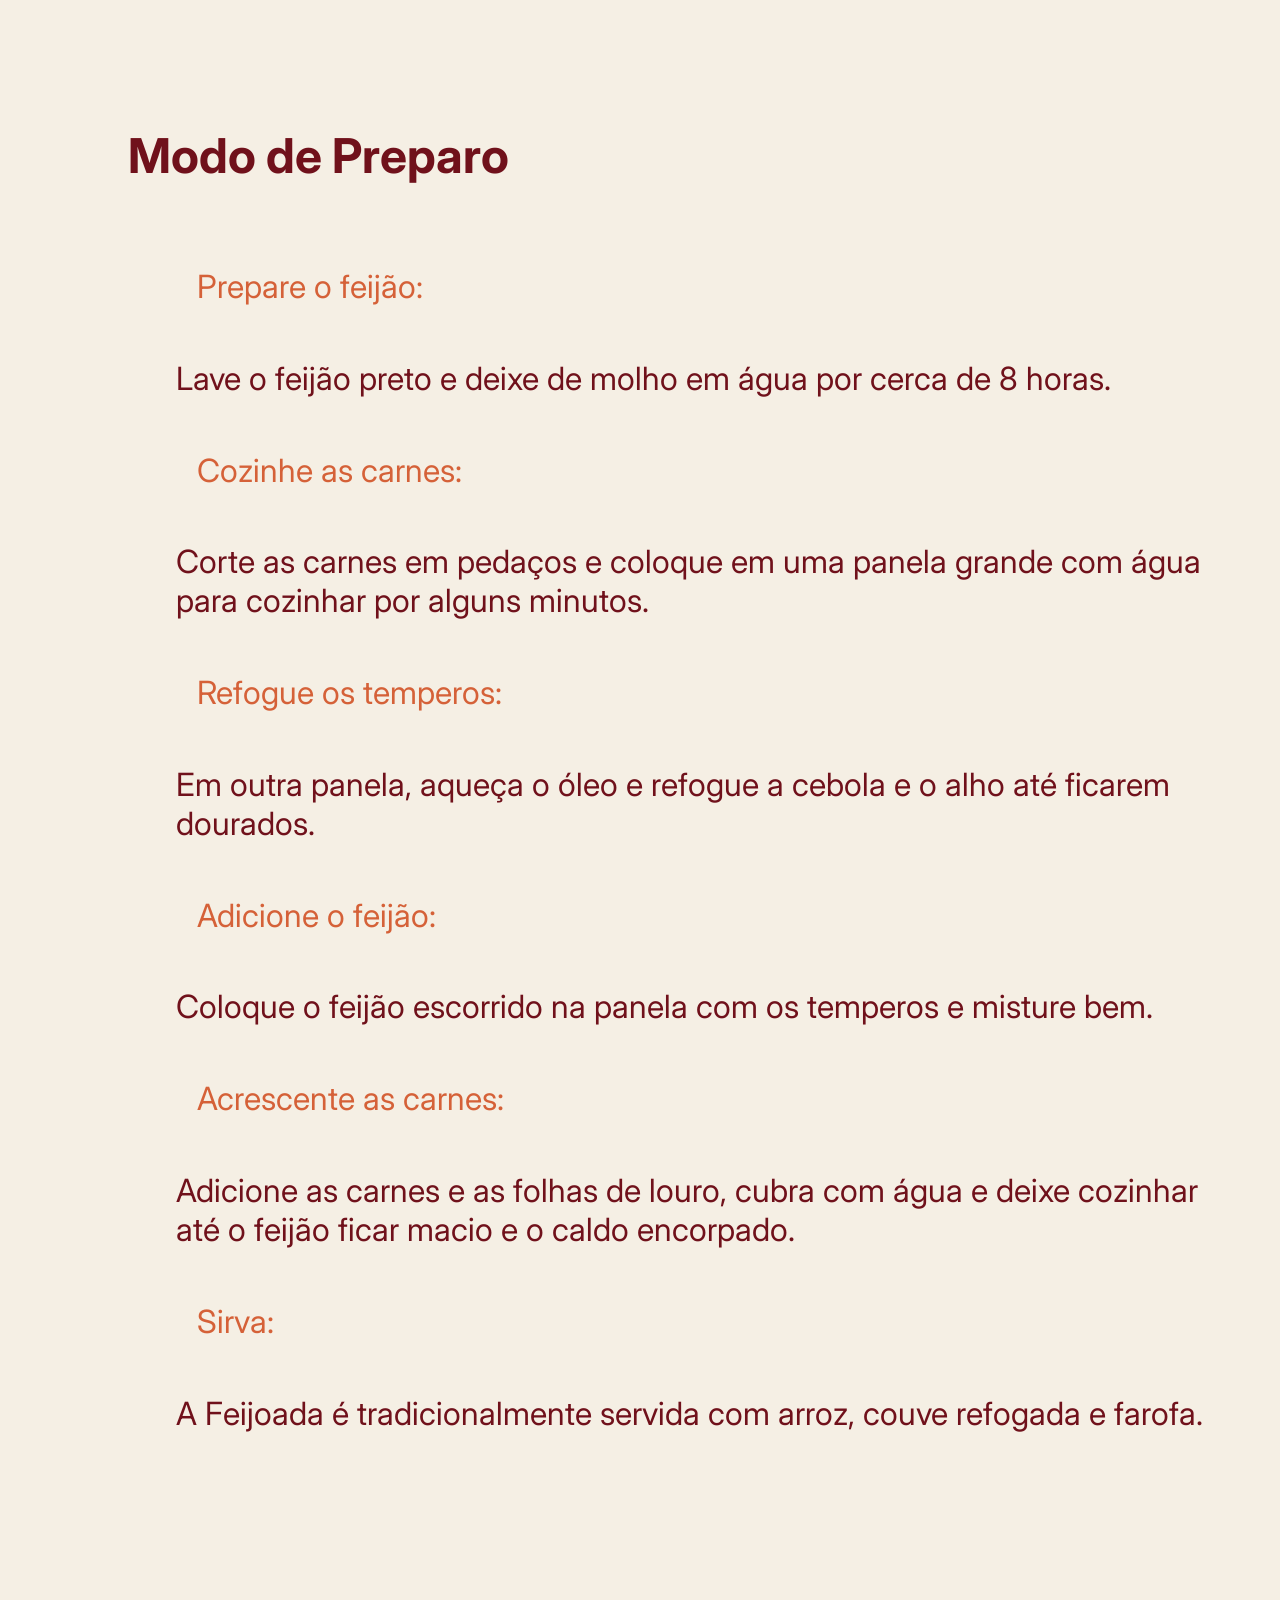
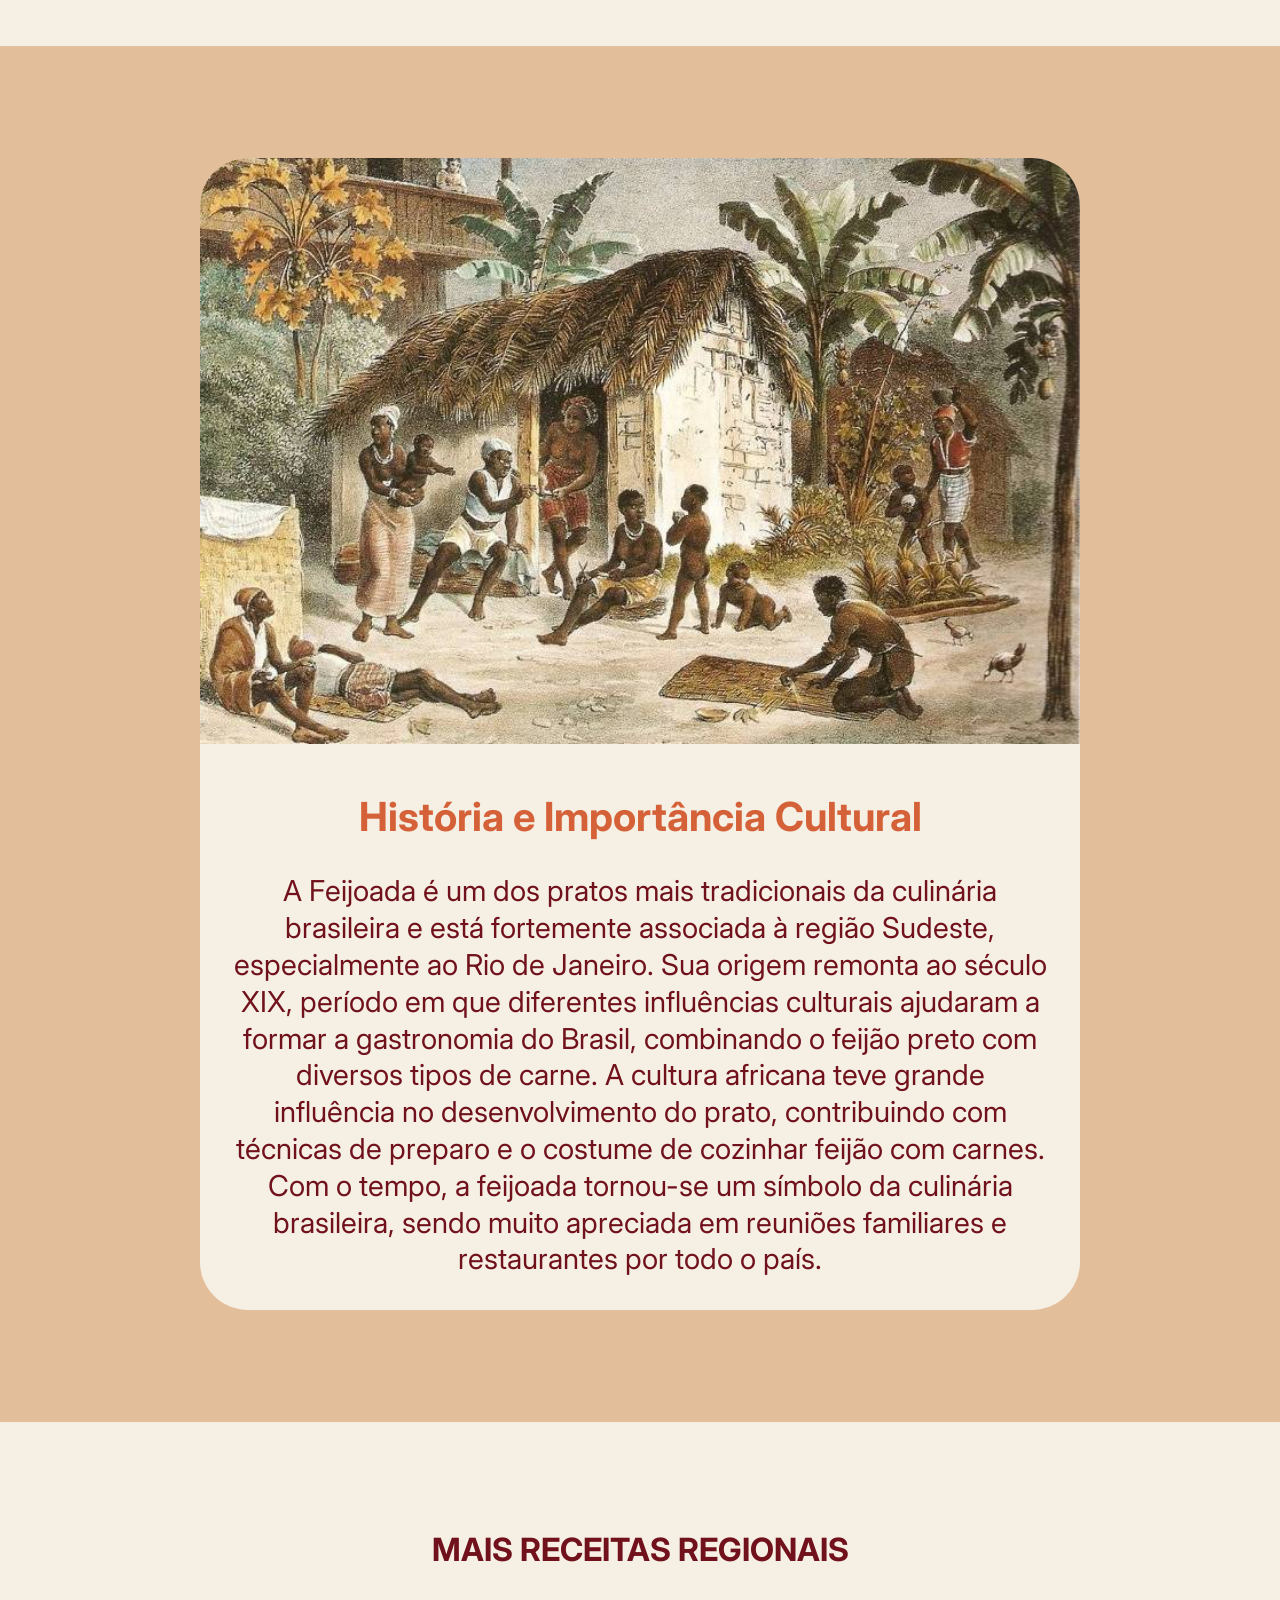
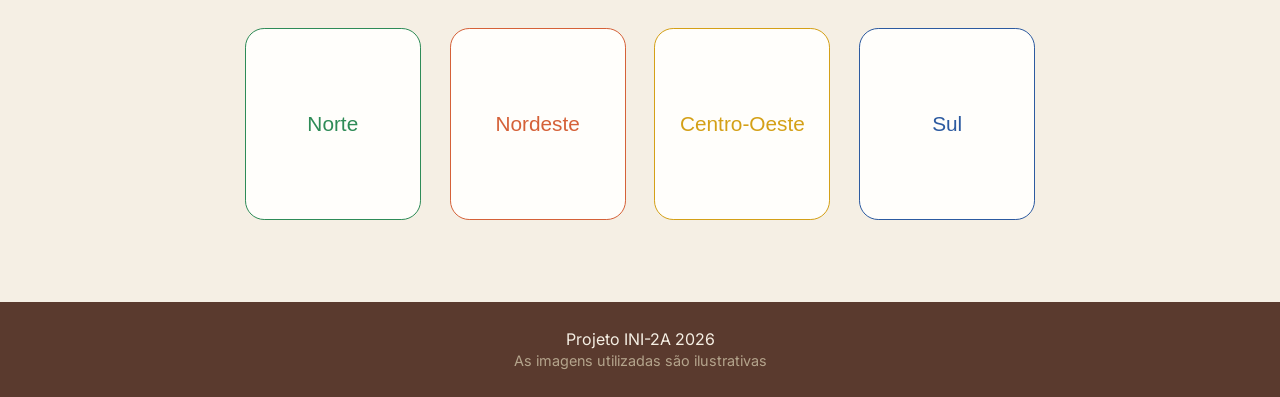
<file: PaginaSudeste.html>
<!DOCTYPE html>
<html lang="pt-br">
<head>
    <meta charset="UTF-8">
    <meta name="viewport" content="width=device-width, initial-scale=1.0">
    <title>Culinária Do Brasil</title>
    <link rel="stylesheet" href="Style.css">
    <link href="https://fonts.googleapis.com/css2?family=Inter:wght@100..900&display=swap" rel="stylesheet">
    <link rel="icon" href="Imagens/Imgtitulo.ico">
</head>
<body>
    <nav>
        <a href="Index.html">Menu Inicial</a>
        <p>Região-Sudeste</p>
    </nav>

    <main>
        <header class="header-receita flex-center">
            <figure>
                <img src="Imagens/Imagens-Comidas/FeijoadaImagemSudeste.png" alt="Feijoada" title="Fonte: Freepik" class="receita-img feijoada-img">
            </figure>
        </header>

     <section class="ingredientes">
            <h1 class="receita-subtitulo">Feijoada</h1>
            <div class="ingredientes-div">
                <h3>Ingredientes</h3>
                <ul>
                    <li>500g De feijão preto</li>
                    <li>200g de carne-seca</li>
                    <li>200g de costelinha de porco</li>
                    <li>150g de linguiça calabresa</li>
                    <li>150g de paio</li>
                    <li>1 cebola picada</li>
                    <li>3 dentes de alho picados</li>
                    <li>2 folhas de louro</li>
                    <li>1 colher de sopa de óleo</li>
                    <li>Sal e pimenta a gosto</li>
                </ul>
            </div>
        </section>

           <section class="modo-de-preparo-fundo">
            <div class="modo-de-preparo-div">
                <h1 class="modo-de-preparo-title">Modo de Preparo</h1>
                <ol>
                    <li>Prepare o feijão:</li>
                    <p>Lave o feijão preto e deixe de molho em água por cerca de 8 horas.</p>
                    <li>Cozinhe as carnes:</li>
                    <p>Corte as carnes em pedaços e coloque em uma panela grande com água para cozinhar por alguns minutos.</p>
                    <li>Refogue os temperos:</li>
                    <p>Em outra panela, aqueça o óleo e refogue a cebola e o alho até ficarem dourados.</p>
                    <li>Adicione o feijão:</li>
                    <p>Coloque o feijão escorrido na panela com os temperos e misture bem.</p>
                    <li>Acrescente as carnes:</li>
                    <p>Adicione as carnes e as folhas de louro, cubra com água e deixe cozinhar até o feijão ficar macio e o caldo encorpado.</p>
                    <li>Sirva:</li>
                    <p>A Feijoada é tradicionalmente servida com arroz, couve refogada e farofa.</p>
                </ol>
            </div>
        </section>

        <article class="historia-fundo flex-center">
            <div class="historia-card">
                <img src="Imagens/ImagensHistoriaCard/Feijoada-ImgHistoria.png" class="img-historia-regiao" alt="História da Feijoada" title="Fonte: ICL Notícias">
                <h2>História e Importância Cultural</h2>
                <p>A Feijoada é um dos pratos mais tradicionais da culinária brasileira e está fortemente associada à região Sudeste, especialmente ao Rio de Janeiro. Sua origem remonta ao século XIX, período em que diferentes influências culturais ajudaram a formar a gastronomia do Brasil, combinando o feijão preto com diversos tipos de carne.
                A cultura africana teve grande influência no desenvolvimento do prato, contribuindo com técnicas de preparo e o costume de cozinhar feijão com carnes. Com o tempo, a feijoada tornou-se um símbolo da culinária brasileira, sendo muito apreciada em reuniões familiares e restaurantes por todo o país.</p>
            </div>
        </article>

        <section class="regioes flex-center-column">
            <h2 class="titulo-regioes">MAIS RECEITAS REGIONAIS</h2>
            <div class="botoes-regioes">
                <a href="PaginaNorte.html"> <button class="region-button" id="button1">Norte</button></a>
                <a href="PaginaNordeste.html"><button class="region-button" id="button2">Nordeste</button></a>
                <a href="PaginaCentro_Oeste.html"><button class="region-button" id="button3">Centro-Oeste</button></a>
                <a href="PaginaSul.html"><button class="region-button" id="button5">Sul</button></a>
            </div>
        </section>
    </main>
        
    <footer class="footer flex-center">
        <p class="footer-paragrafo">Projeto INI-2A 2026</p>
        <p class ="footer-paragrafo-imagem">As imagens utilizadas são ilustrativas</p>
    </footer>

</body>
</html>
</file>
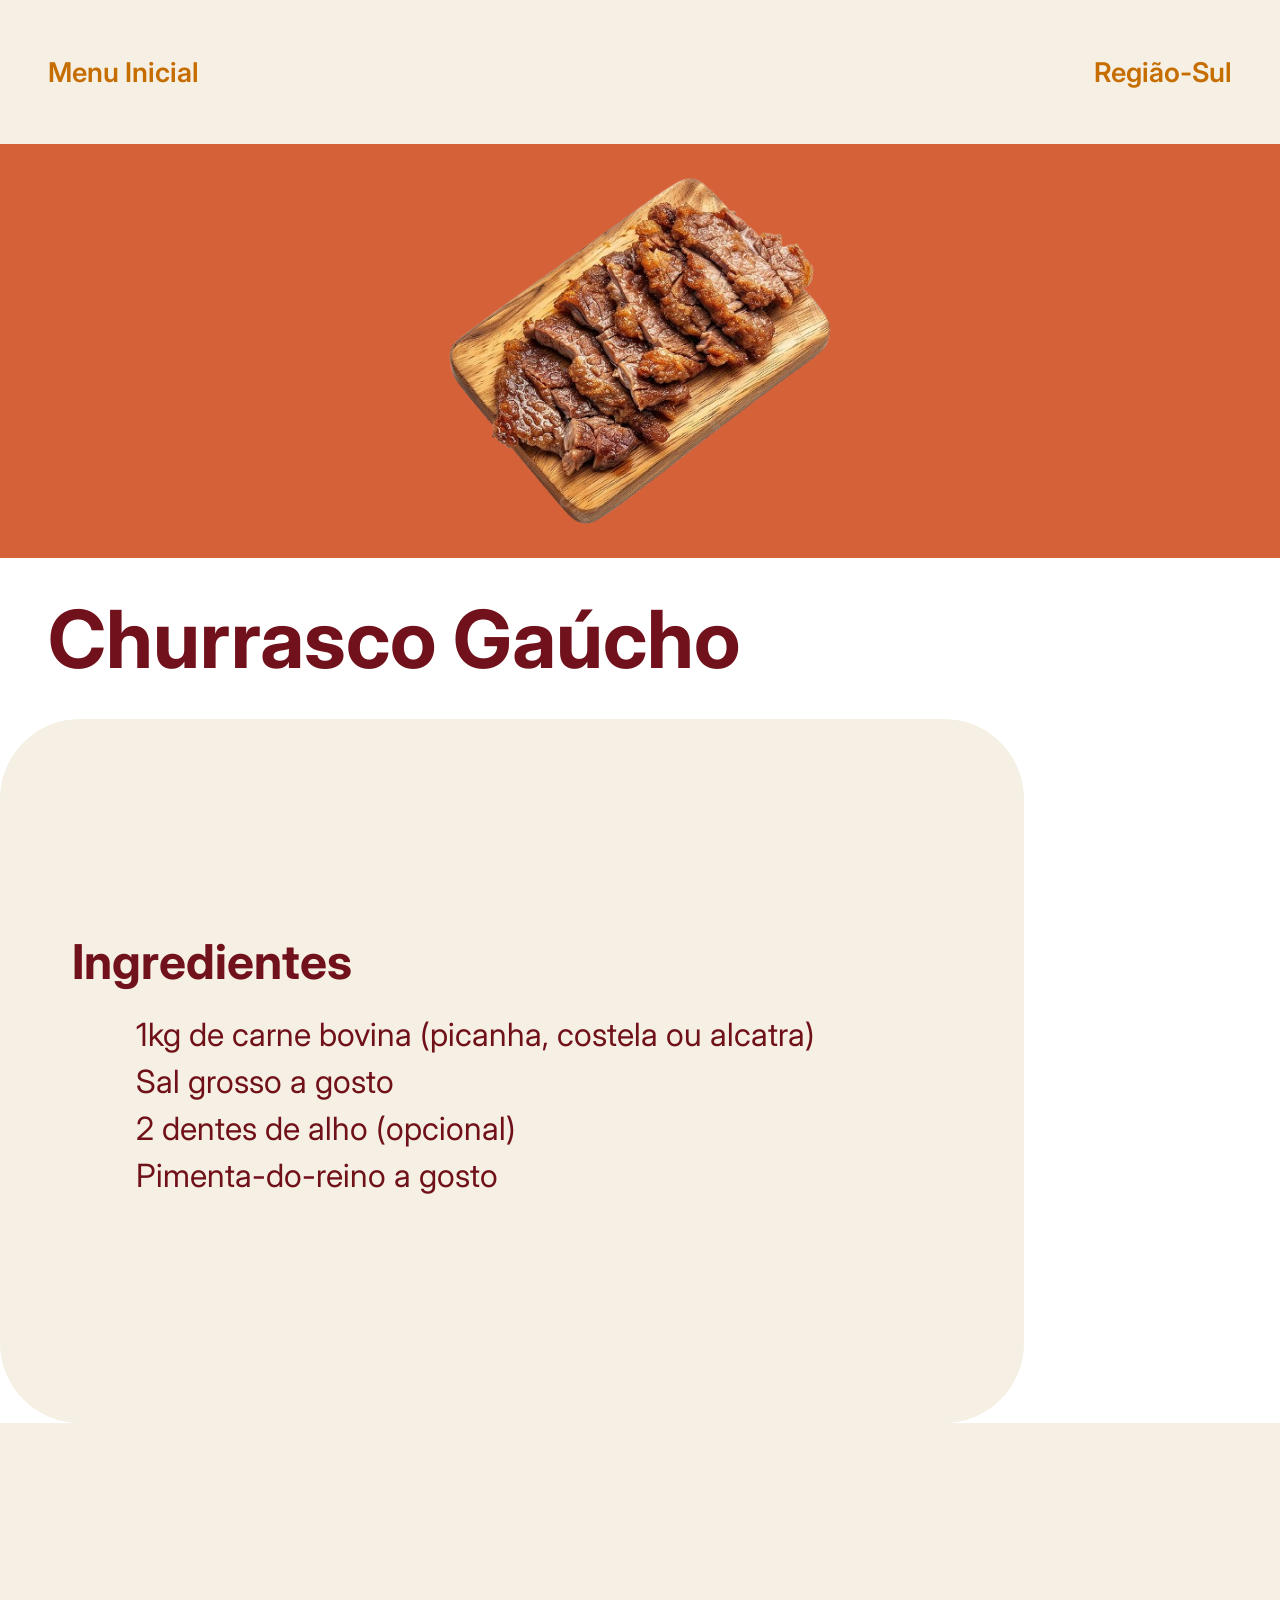
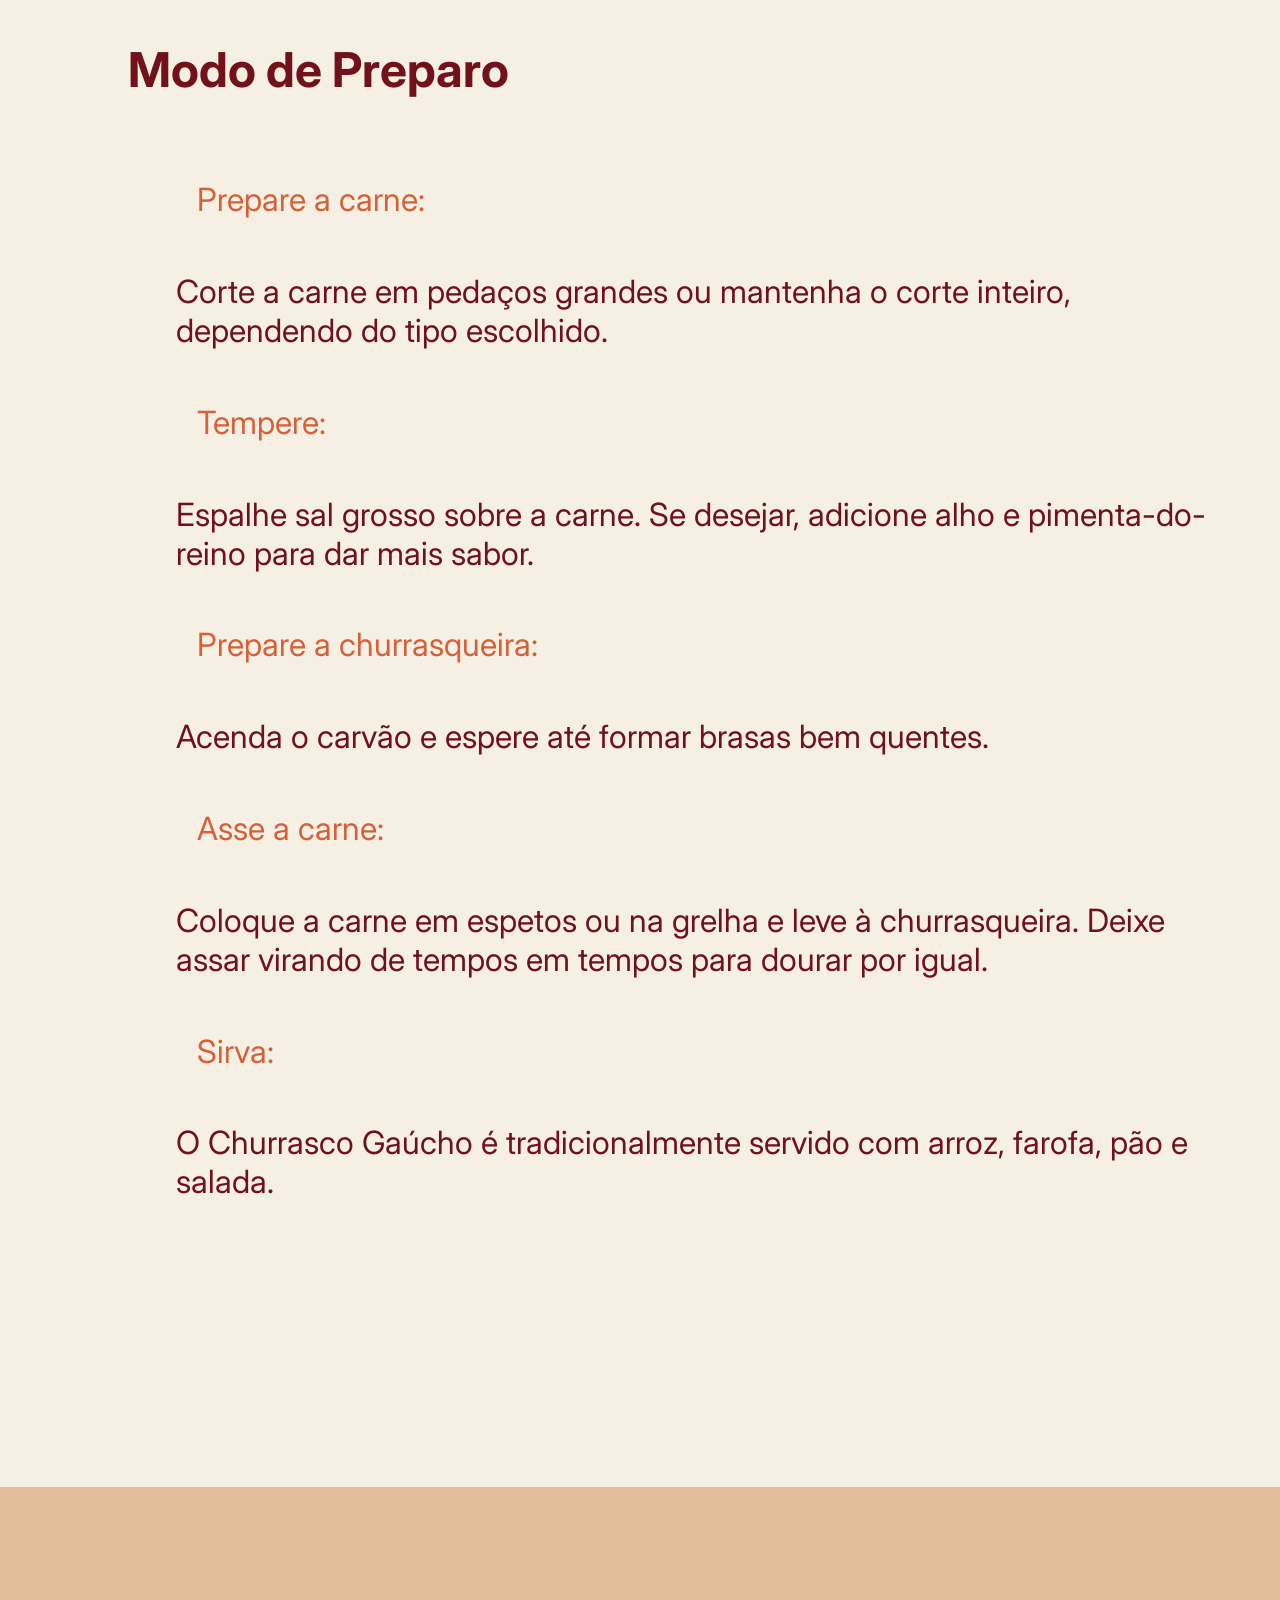
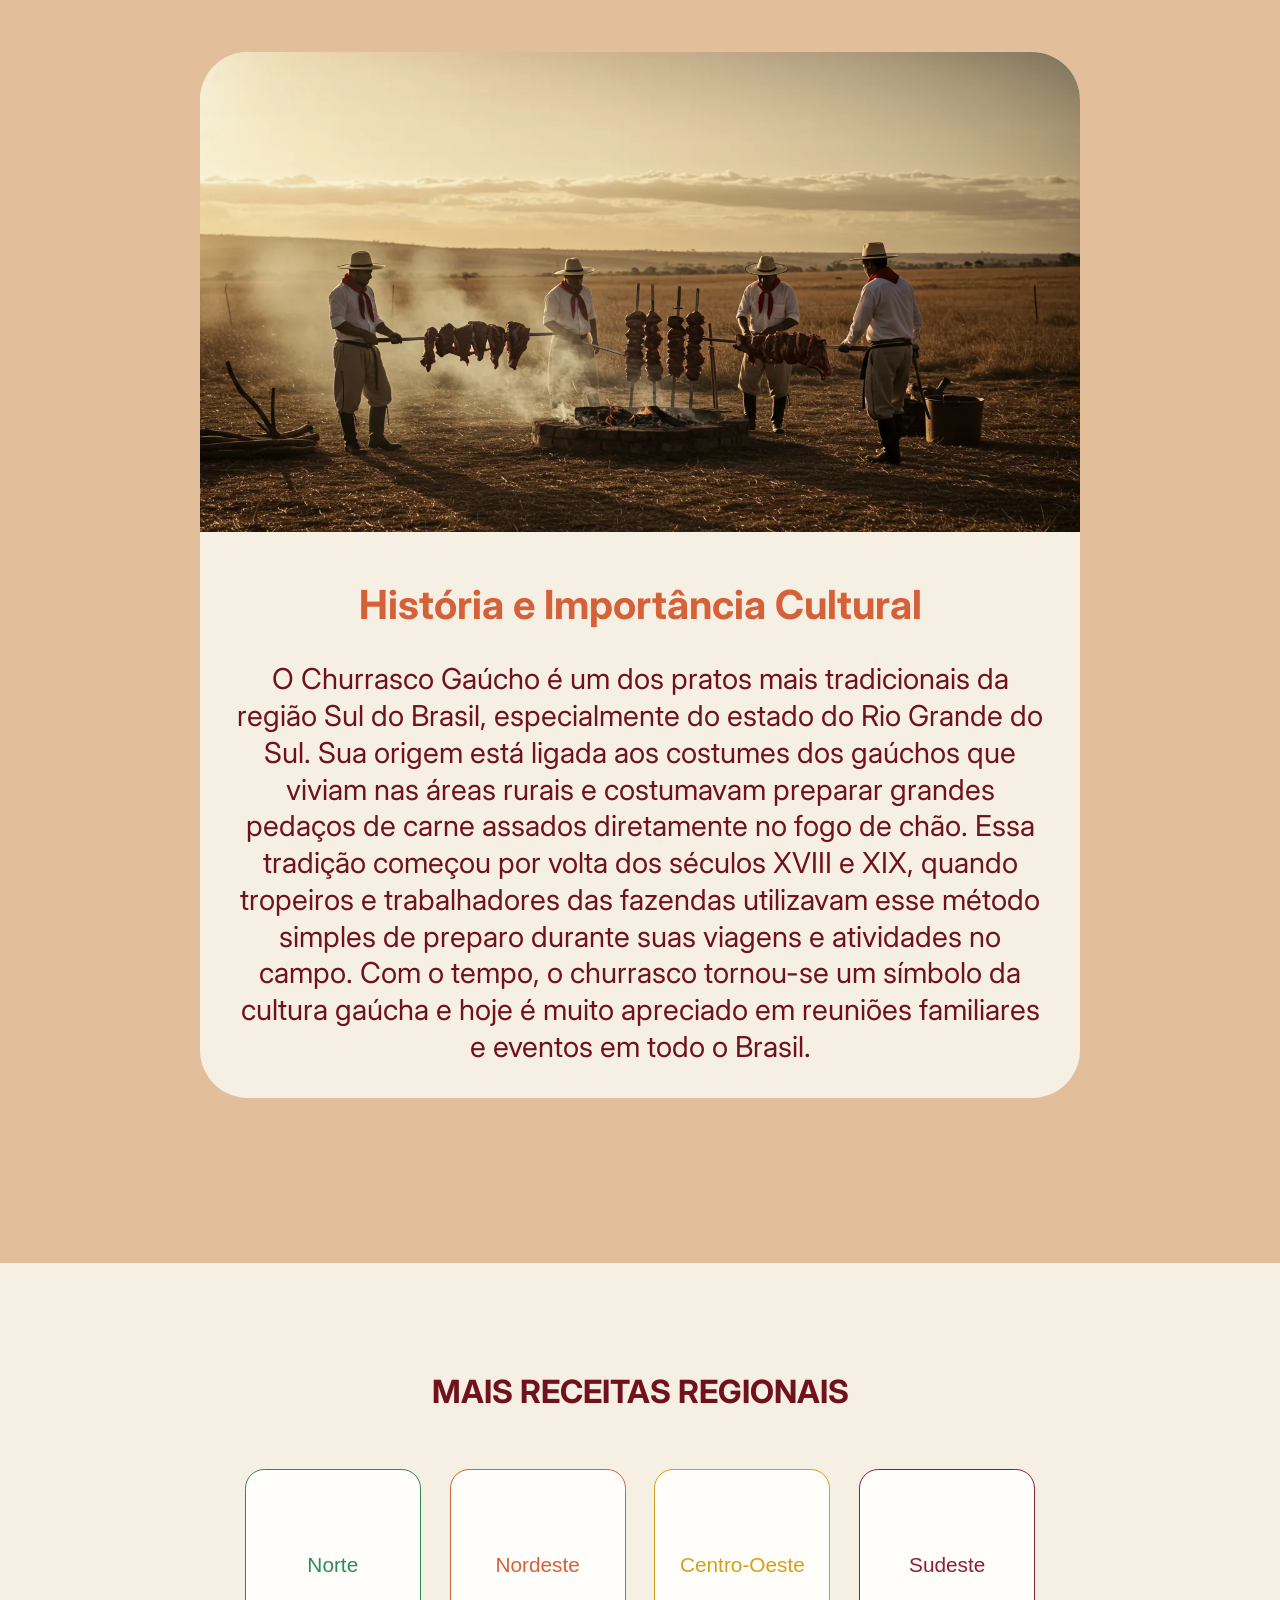
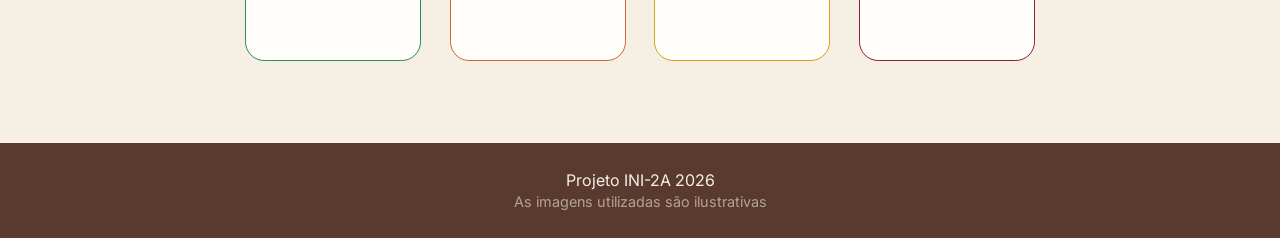
<file: PaginaSul.html>
<!DOCTYPE html>
<html lang="pt-br">
<head>
    <meta charset="UTF-8">
    <meta name="viewport" content="width=device-width, initial-scale=1.0">
    <title>Culinária Do Brasil</title>
    <link rel="stylesheet" href="Style.css">
    <link href="https://fonts.googleapis.com/css2?family=Inter:wght@100..900&display=swap" rel="stylesheet">
    <link rel="icon" href="Imagens/Imgtitulo.ico">
</head>
<body>
    <nav>
         <a href="Index.html">Menu Inicial</a>
         <p>Região-Sul</p>
    </nav>

    <main>
        <header class="header-receita flex-center">
            <figure>
                 <img src="Imagens/Imagens-Comidas/ChurrascoGauchoImg.png" alt="Churrasco Gaúcho" title="Fonte: Designi" class="receita-img churrasco-img">
            </figure>
        </header>

        <section class="ingredientes-sul">
            <h1 class="receita-subtitulo">Churrasco Gaúcho</h1>
            <div class="ingredientes-div" id="ingredientes-div-sul">
                <h3>Ingredientes</h3>
                <ul>
                    <li>1kg de carne bovina (picanha, costela ou alcatra)</li>
                    <li>Sal grosso a gosto</li>
                    <li>2 dentes de alho (opcional)</li>
                    <li>Pimenta-do-reino a gosto</li>
                </ul>
            </div>
        </section>

        <section class="modo-de-preparo-fundo" id="modo-de-preparo-sul">
            <div class="modo-de-preparo-div">
                <h1 class="modo-de-preparo-title">Modo de Preparo</h1>
                <ol>
                    <li>Prepare a carne:</li>
                    <p>Corte a carne em pedaços grandes ou mantenha o corte inteiro, dependendo do tipo escolhido.</p>
                    <li>Tempere:</li>
                    <p>Espalhe sal grosso sobre a carne. Se desejar, adicione alho e pimenta-do-reino para dar mais sabor.</p>
                    <li>Prepare a churrasqueira:</li>
                    <p>Acenda o carvão e espere até formar brasas bem quentes.</p>
                    <li>Asse a carne:</li>
                    <p>Coloque a carne em espetos ou na grelha e leve à churrasqueira. Deixe assar virando de tempos em tempos para dourar por igual.</p>
                    <li>Sirva:</li>
                    <p>O Churrasco Gaúcho é tradicionalmente servido com arroz, farofa, pão e salada.</p>
                </ol>
            </div>
        </section>

        <article class="historia-fundo flex-center">
            <div class="historia-card">
                <img src="Imagens/ImagensHistoriaCard/ChurrascoGaucho-ImgHistoria.jpg" class="img-historia-regiao" title="Fonte: Rasco Grill" alt="História do Churrasco Gaúcho">
                <h2>História e Importância Cultural</h2>
                <p>O Churrasco Gaúcho é um dos pratos mais tradicionais da região Sul do Brasil, especialmente do estado do Rio Grande do Sul. Sua origem está ligada aos costumes dos gaúchos que viviam nas áreas rurais e costumavam preparar grandes pedaços de carne assados diretamente no fogo de chão.
                Essa tradição começou por volta dos séculos XVIII e XIX, quando tropeiros e trabalhadores das fazendas utilizavam esse método simples de preparo durante suas viagens e atividades no campo. Com o tempo, o churrasco tornou-se um símbolo da cultura gaúcha e hoje é muito apreciado em reuniões familiares e eventos em todo o Brasil.</p>
            </div>
        </article>

        <section class="regioes flex-center-column">
            <h2 class="titulo-regioes">MAIS RECEITAS REGIONAIS</h2>
            <div class="botoes-regioes">
                <a href="PaginaNorte.html"> <button class="region-button" id="button1">Norte</button></a>
                <a href="PaginaNordeste.html"><button class="region-button" id="button2">Nordeste</button></a>
                <a href="PaginaCentro_Oeste.html"><button class="region-button" id="button3">Centro-Oeste</button></a>
                <a href="PaginaSudeste.html"><button class="region-button" id="button4">Sudeste</button></a>
            </div>
        </section>

    </main>

    <footer class="footer flex-center">
        <p class="footer-paragrafo">Projeto INI-2A 2026</p>
        <p class ="footer-paragrafo-imagem">As imagens utilizadas são ilustrativas</p>
    </footer>

</body>
</html>
</file>
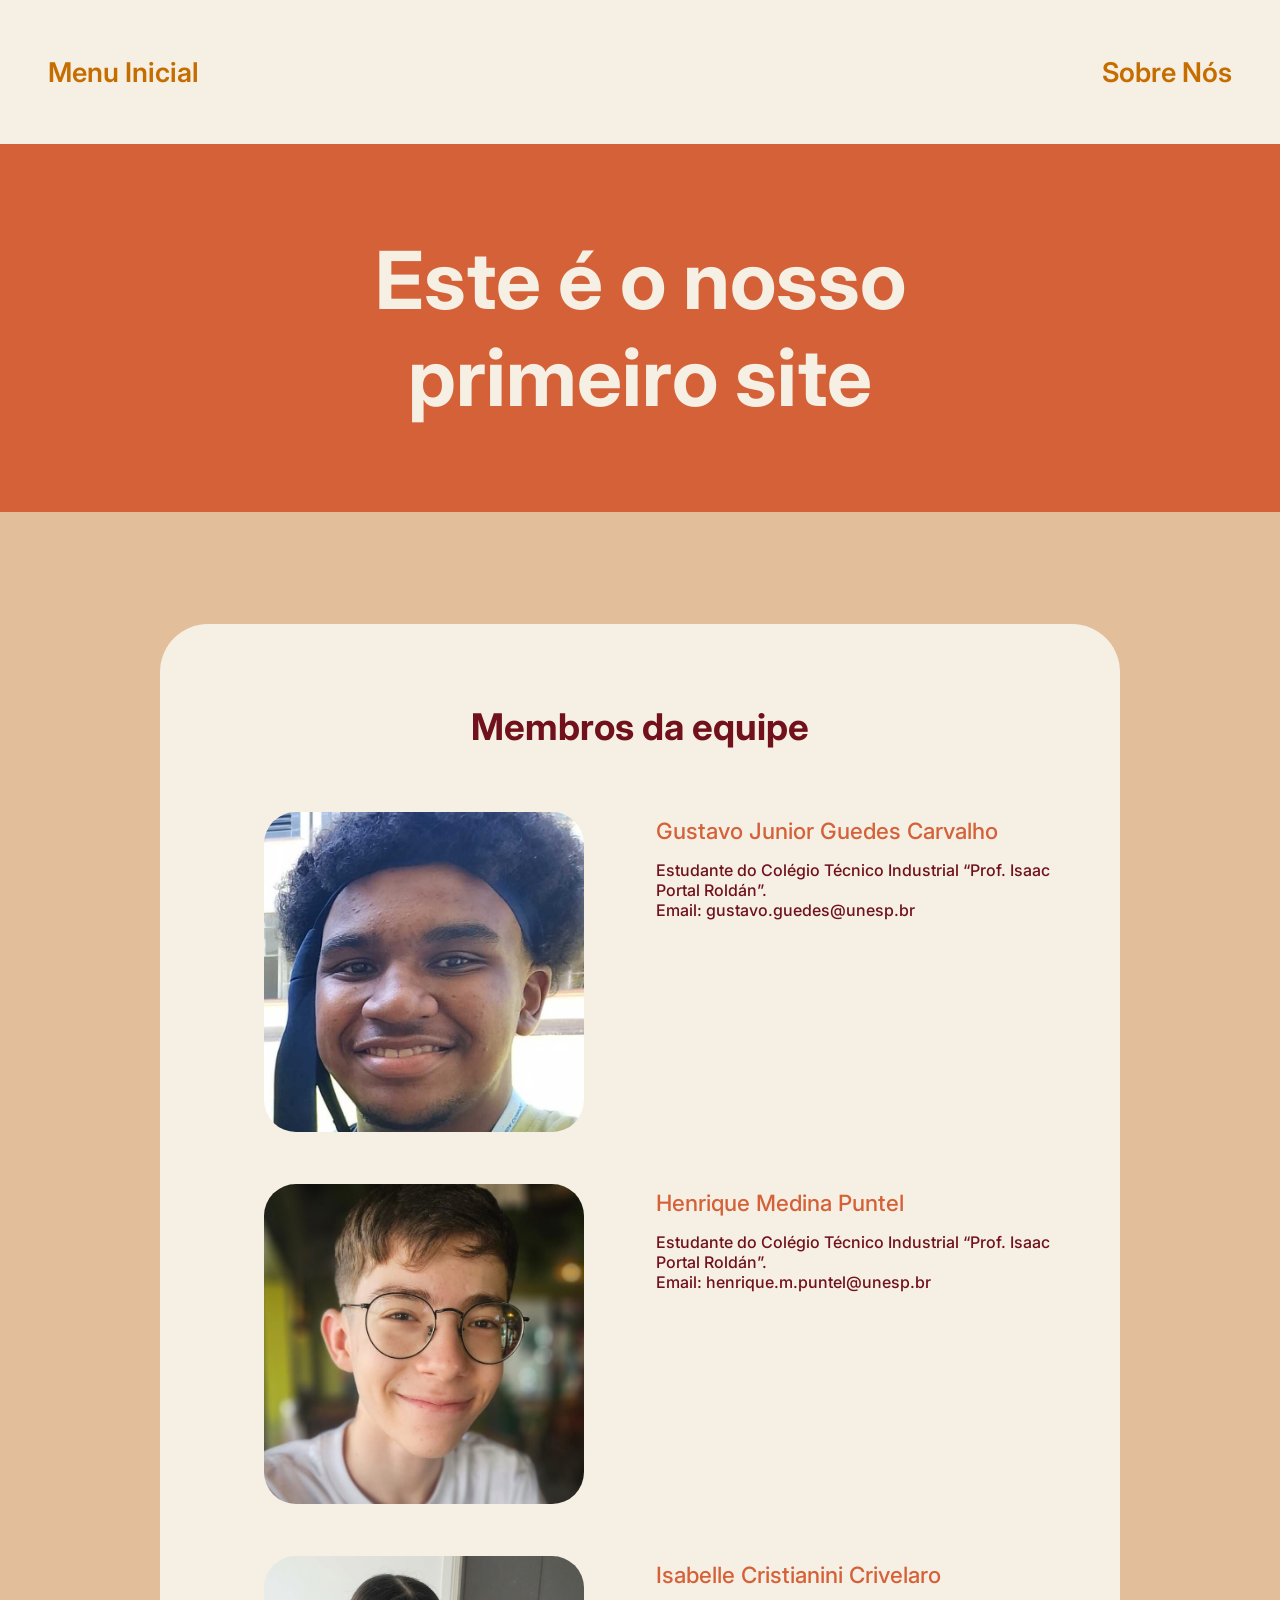
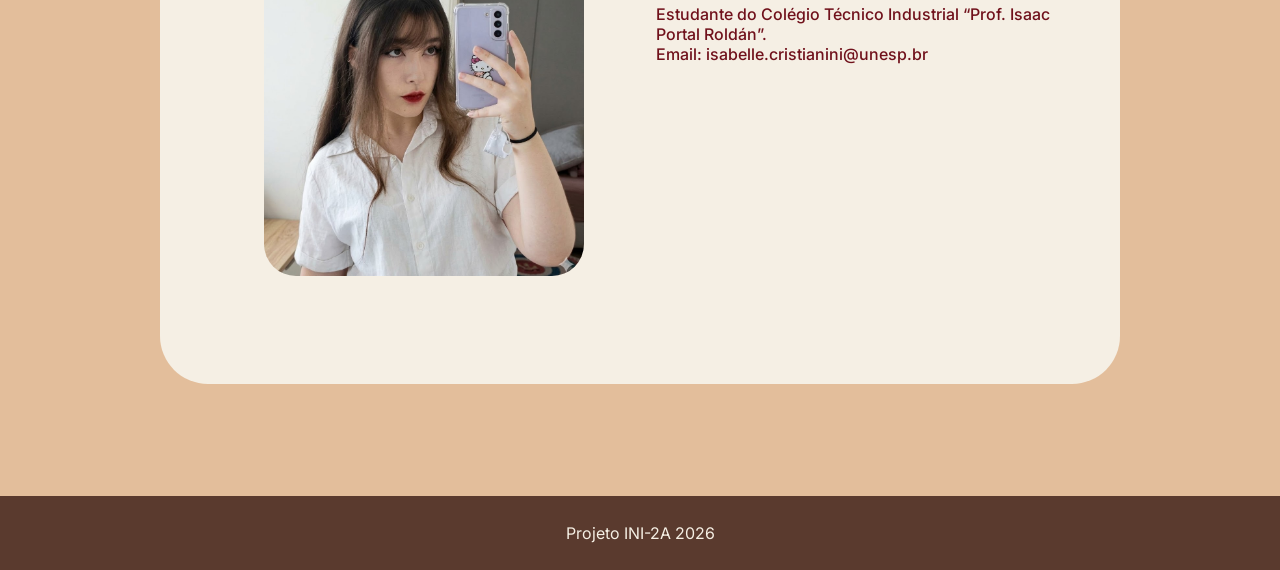
<file: SobreNos.html>
<!DOCTYPE html>
<html lang="pt-br">
<head> <!-- Cabeçalho da página com metadados e links para estilos e fontes -->
    <meta charset="UTF-8">
    <meta name="viewport" content="width=device-width, initial-scale=1.0">
    <title>Culinária do Brasil</title>
    <link rel="stylesheet" href="Style.css">
    <link href="https://fonts.googleapis.com/css2?family=Inter:wght@100..900&display=swap" rel="stylesheet">
    <link rel="icon" href="Imagens/Imgtitulo.ico">
</head>
<body> <!-- Corpo da página -->
    <nav> <!-- Barra de navegação -->
         <a href="Index.html">Menu Inicial</a>
         <p>Sobre Nós</p>
    </nav>

    <header class="titulo-sobre-nos-fundo"> <!-- Cabeçalho da página "Sobre Nós" com título -->
        <h1 class="titulo-sobre-nos"><strong> Este é o nosso <br>primeiro site</strong></h1>
    </header>

    <main> <!-- Conteúdo principal -->
        <section class="membros-equipe-fundo">
            <div class="membros-equipe-div">
                <h2>Membros da equipe</h2>
                <article class="card-membros">
                    <figure>
                        <img src="Imagens/Imagens-Membros/GustavoJunior.jpg" alt="Foto de Gustavo Carvalho" class="img-membros">
                    </figure>
                    <div class="info-membro">
                        <h4>Gustavo Junior Guedes Carvalho</h4>
                        <p>Estudante do Colégio Técnico Industrial “Prof. Isaac Portal Roldán”.<br>Email: gustavo.guedes@unesp.br</p> 
                    </div>
                </article>

                <article class="card-membros">
                    <figure>
                        <img src="Imagens/Imagens-Membros/HenriqueMedinaImg.jpg" alt="Foto de Henrique Medina" class="img-membros">
                    </figure>
                    <div class="info-membro">
                        <h4>Henrique Medina Puntel</h4>
                        <p>Estudante do Colégio Técnico Industrial “Prof. Isaac Portal Roldán”.<br>Email: henrique.m.puntel@unesp.br</p>
                    </div>
                </article>

                <article class="card-membros">
                    <figure>
                        <img src="Imagens/Imagens-Membros/IsabelleCrstianini.jpg" alt="Foto de Isabelle Cristianini" class="img-membros">
                    </figure>
                    <div class="info-membro">
                        <h4>Isabelle Cristianini Crivelaro</h4>
                        <p>Estudante do Colégio Técnico Industrial “Prof. Isaac Portal Roldán”.<br>Email: isabelle.cristianini@unesp.br</p>
                    </div>
                </article>
            </div>
        </section>
    </main>
    
    <footer class="footer flex-center"> <!-- Rodapé da página com parágrafo centralizado -->
        <p class="footer-paragrafo">Projeto INI-2A 2026</p>
    </footer>

</body>
</html>
</file>
<file: Style.css>
body{
margin: 0;
font-family: 'Inter', sans-serif;
}

/*Nav bar e Footer */
nav{
display: flex;
justify-content: space-between;
align-items: center;
font-size: 1.7rem;
height: 9rem;
font-weight: 600;
padding: 0px 3rem;
color: #C66D00;
background-color: #F5EFE4;
}
nav a{
font: inherit; 
color: #C66D00;
text-decoration: none;
}
nav a:hover{
transition: 0.05s;
color: #ad651d;
transform: scale(1.05);
display: inline-block;
}
.footer{
display: flex;
flex-direction: column;
padding: 1.7rem 0;
font-size: 1rem;
background-color: #5A3A2E;
color: #F5EFE4;
text-align: center;
}
.footer-paragrafo{
margin: 0;
}
.footer-paragrafo-imagem{
margin: 0;
padding-top: 0.2rem;
font-size: 0.9rem;
color: #b4a48c;
}
/* Classes utilitárias - Reutilizáveis em várias partes */
.flex-center{
display:flex;
align-items:center;
justify-content:center;
}
.flex-center-column{
display: flex;
flex-direction: column;
align-items: center;
justify-content: center;
}
.receita-subtitulo{
margin: 0;
padding: 2rem 3rem;
font-size: 5rem;
color: #70111B;
}
.receita-img{
height: 25rem;
max-width: 100%;
width: auto;
max-height: 400px;
object-fit: contain;
}

/* Página Inicial */
.div-titulo{
display: flex;
align-items: center; 
text-align: center;
height: auto;
max-height: 23rem;
background-color: #D56138;
}
.titulo{
margin: 0;
padding: 0px 3rem;
font-size: 7rem;
color: #F5EFE4;
}
.feijoada-img{
position: relative;
max-width: 100%;
height: auto;
}
.instrucoes{ 
background-color: #E3BE9B;
padding: 5rem;
gap: 4rem;
}
/* Container que envolve os mini cards de receitas */
.container-cards{
flex-wrap: wrap;
gap: 4rem;
}
.card{
flex-direction: column;
height: 25rem;
width: 17rem;
border-radius: 3rem;
background-color: #F5EFE4;
}
.titulo-secao{
margin: 0;
font-size: 3.2rem;
color: #70111B;
}
.titulo-secao-zero{
text-decoration: underline;
text-decoration-thickness: 0.4rem;
text-underline-offset: 0.25rem;
text-decoration-color: #d46a2e;
}
.img-cards{
user-select: none;
height:auto;
max-width:80%;
}
.card-subtitle{
user-select: none;
text-align: center;
margin: 0;
font-size: 1.6rem;
color: #D56138;
}

/* Usado nas páginas de regiões e na inicial */
.regioes{
background-color: #F5EFE4;
height: 30rem;
}
.titulo-regioes{
padding-bottom: 2rem;
font-size: 2rem;
text-align: center; 
color: #70111B;
}
/* Estilo geral dos botões de seleção de região */
.region-button{
cursor: pointer;
border-style: none;
user-select: none;
height: 12rem;
width: 11rem;
border-radius: 1.2rem;
font-size: 1.3rem;
transition: 0.15s;
background-color: #fffefb;
}
/* Efeito de flutuar ao passar o mouse no botão */
.region-button:hover{
transform: translateY(-10px);
box-shadow: 0.1rem 0px 0.5rem 0.1rem #555;
background-color: #e7e6e2;
}
/* Cores individuais para cada botão de região */
#button1{
border:  solid 0.1rem #2E8B57;
color: #2E8B57;
}
#button2{
border: solid 0.1rem rgb(213,97,56);
color: #D56138;
}
#button3{
border: solid 0.1rem #D4A017;
color:#D4A017;
}
#button4{
border: solid 0.1rem #8B1E3F;
color: #8B1E3F;
}
#button5{
border:  solid 0.1rem #2C5AA0;
color: #2C5AA0;
}
.botoes-regioes{
display: flex;
gap: 1.8rem;
flex-wrap: wrap;
justify-content: center;
}

/* ======================== PÁGINAS DE REGIÃO ======================== */

.header-receita{
display: flex;
align-items: center;
justify-content: center;
height: auto;
padding: 2rem;
background-color: #D56138;
}
.header-receita figure{
margin: 0;
display: flex;
justify-content: center;
}
.header-receita figure img{
max-width: 100%;
width: auto;
max-height: 350px;
object-fit: contain;
}

.ingredientes{
display: flex;
flex-direction: column;
align-items: center;
height: auto;
min-height: 60rem;
background-color: #E3BE9B;
padding: 2rem 1rem;
}
.ingredientes-div{
display: flex;
flex-direction: column;
justify-content: center;
height: auto;
min-height: 40rem;
width: 60rem;
max-width: 90%;
border-radius: 5rem;
background-color: #F5EFE4;
padding: 2rem;
}
.ingredientes-div h3{
margin: 0;
padding-left: 2.5rem;
font-size: 3rem;
color: #70111B;
}
.ingredientes-div ul li{
padding-top: 0.5rem;
font-size: 2rem;
color: #701119;
list-style: none;
}
.ingredientes-div ul{
padding-left: 6.5rem;
color: #D56138;
}
.ingredientes-div ul li::marker{
color: #D56138; 
font-size: 2rem; 
}
.modo-de-preparo-fundo{
display: flex;
flex-direction: column;
justify-content: center;
overflow: hidden;
height: auto;
min-height: 100rem;
background-color: #F5EFE4;
padding: 2rem;
}
.modo-de-preparo-title{
margin-top: 0;
padding-left: 6rem;
font-size: 3rem;
color: #70111B;
}
.modo-de-preparo-div ol li{
padding: 1.3rem;
font-size: 2rem;
color: #D56138;
}
.modo-de-preparo-div ol{
padding: 1.3rem;
padding-left: 9rem;
list-style: none;
}
.modo-de-preparo-div p{
font-size: 2rem;
color: #70111B;
}
.historia-fundo{
overflow: hidden;
height: auto;
min-height: 80rem;
background-color: #E3BE9B;
padding: 3rem 1rem;
}
.historia-card{
display: flex;
flex-direction: column;
align-items: center;
overflow: hidden;
width: 55rem;
max-width: 90%;
height: auto;
min-height: 62rem;
border-radius: 3rem;
background-color: #F5EFE4;
}
.historia-card h2{
margin: 0;
padding-top: 3rem;
font-size: 2.5rem;
color: #D56138;
text-align: center;
}
.historia-card p{
text-align: center;
margin: 0;
font-size: 1.8rem;
padding: 2rem;
line-height: 2.3rem;
color: #70111B;
}
.img-historia-regiao{
width: 100%;
height: auto;
max-height: 40%;
object-fit: cover;
}

/* Página "Sobre Nós" */
.titulo-sobre-nos-fundo{
display: grid;
place-items: center;
height: 23rem;
background-color: #D56138;
}
.titulo-sobre-nos{
text-align: center;
margin: 0;
font-size: 5rem;
color: #F5EFE4;
}
.membros-equipe-fundo{
height: auto;
min-height: 95rem;
background-color: #E3BE9B;
display: grid;
place-items: center;
padding: 2rem;
}
.membros-equipe-div{
display: flex;
flex-direction: column;
box-sizing: border-box;
padding: 4rem;
height: auto;
min-height: 85rem;
width: 60rem;
max-width: 90%;
border-radius: 3rem;
background-color: #F5EFE4;
}
.membros-equipe-div h2{
text-align: center;
margin-top: 1rem;
font-size: 2.3rem;
color: #70111B;
}
.card-membros{
display: flex;
padding-top: 1rem;
}
.info-membro{
display: flex;
flex-direction: column;
margin-left: 2rem;
}
.info-membro h4{
margin: 0;
padding-top: 1.35rem;
font-size: 1.4rem;
font-weight: 500;
color: #D56138;
}
.info-membro p{
margin-top: 1rem;
font-weight: 500;
color: #70111B;
}
.img-membros{
   height: 20rem;
   width: 20rem;
   border-radius: 2rem;
   object-fit: cover;
}

/* ======================== RESPONSIVO - TELAS GRANDES (1441px+) ======================== */
@media (min-width: 1441px) {
    .div-titulo {
        padding: 4rem;
        max-height: 30rem;
    }
    .titulo {
        font-size: 7rem;
    }
    .feijoada-img {
        max-height: 420px;
    }
}

/* ======================== RESPONSIVO - TELAS MÉDIAS (1025px - 1440px) ======================== */
@media (min-width: 1025px) and (max-width: 1440px) {
    .div-titulo {
        padding: 3rem;
        max-height: 26rem;
    }
    .titulo {
        font-size: 6rem;
    }
    .feijoada-img {
        max-height: 380px;
    }
}

/* ======================== RESPONSIVO - TELAS PEQUENAS-MÉDIAS (769px - 1024px) ======================== */
@media (min-width: 769px) and (max-width: 1024px) {
    .div-titulo {
        padding: 2.5rem;
        max-height: 25rem;
    }
    .titulo {
        font-size: 5rem;
    }
    .feijoada-img {
        max-height: 320px;
    }
    .card {
        width: 15rem;
        height: 22rem;
    }
    .regioes{
        background-color: #F5EFE4;
        min-height: 30rem;
        padding: 2rem 1rem 4rem;
        height: auto;
    }
    .region-button {
        width: 10rem;
        height: 11rem;
    }
    .receita-subtitulo {
        font-size: 3.5rem;
    }
    .ingredientes-div,
    .historia-card,
    .membros-equipe-div {
        width: 80%;
    }
}

/* ======================== RESPONSIVO - TABLETS E CELULARES GRANDES (ABAIXO DE 768px) ======================== */
@media (max-width: 768px) {
    /* NAV */
    nav {
        padding: 1rem;
        font-size: 1.3rem;
        height: auto;
        min-height: 7rem;
    }

    /* HEADER - COLUNA */
    .div-titulo {
        flex-direction: column;
        padding: 2rem 1rem;
        height: auto;
        min-height: auto;
        max-height: none;
        gap: 1rem;
    }
    .titulo {
        padding: 0;
        font-size: 2.8rem;
    }
    .feijoada-img {
        width: 55%;
        max-width: 220px;
    }

    /* CARDS */
    .instrucoes {
        padding: 3rem 1rem;
        gap: 2rem;
    }
    .titulo-secao {
        font-size: 2rem;
    }
    .container-cards {
        gap: 1.5rem;
        justify-content: center;
    }
    .card {
        width: 13rem;
        height: 18rem;
        border-radius: 2rem;
    }
    .card-subtitle {
        font-size: 1.1rem;
    }
    .img-cards {
        max-width: 70%;
    }

    /* REGIÕES */
    .regioes {
        height: auto;
        min-height: 30rem;
        padding: 2rem 1rem;
    }
    .titulo-regioes {
        font-size: 1.5rem;
    }
    .botoes-regioes {
        gap: 0.8rem;
    }
    .region-button {
        width: 7rem;
        height: 8rem;
        font-size: 1rem;
    }

    /* IMAGENS DAS RECEITAS */
    .header-receita {
        padding: 1.5rem 1rem;
    }
    .header-receita figure img {
        max-height: 220px;
    }
    .receita-img {
        height: 18rem;
        max-height: 220px;
    }

    /* TÍTULO DA RECEITA */
    .receita-subtitulo {
        font-size: 2.8rem;
        padding: 1.5rem 1rem;
        text-align: center;
    }

    /* INGREDIENTES */
    .ingredientes {
        min-height: auto;
        padding: 2rem 1rem;
    }
    .ingredientes-div {
        min-height: auto;
        width: 95%;
        max-width: none;
        padding: 1.5rem;
        border-radius: 3rem;
    }
    .ingredientes-div h3 {
        font-size: 2rem;
        padding-left: 1rem;
        text-align: center;
    }
    .ingredientes-div ul {
        padding-left: 2rem;
    }
    .ingredientes-div ul li {
        font-size: 1.3rem;
        padding-top: 0.3rem;
    }

    /* MODO DE PREPARO */
    .modo-de-preparo-fundo {
        min-height: auto;
        padding: 2rem 1rem;
    }
    .modo-de-preparo-title {
        padding-left: 1rem;
        font-size: 2rem;
        text-align: center;
    }
    .modo-de-preparo-div ol {
        padding-left: 2rem;
        padding-right: 1rem;
    }
    .modo-de-preparo-div ol li {
        font-size: 1.3rem;
        padding: 0.8rem 0;
    }
    .modo-de-preparo-div p {
        font-size: 1.3rem;
        line-height: 1.5;
    }

    /* HISTÓRIA */
    .historia-fundo {
        min-height: auto;
        padding: 2rem 1rem;
    }
    .historia-card {
        width: 95%;
        max-width: none;
        min-height: auto;
        padding-bottom: 2rem;
    }
    .historia-card h2 {
        font-size: 1.8rem;
        padding: 2rem 1rem 0;
    }
    .historia-card p {
        font-size: 1.2rem;
        padding: 1.5rem 1rem;
        line-height: 1.8rem;
    }
    .img-historia-regiao {
        max-height: 30%;
    }

    /* SOBRE NÓS */
    .titulo-sobre-nos-fundo {
        height: 15rem;
    }
    .titulo-sobre-nos {
        font-size: 3rem;
        padding: 0 1rem;
    }
    .membros-equipe-fundo {
        min-height: auto;
        padding: 2rem 1rem;
    }
    .membros-equipe-div {
        width: 95%;
        min-height: auto;
        padding: 2rem 1.5rem;
    }
    .membros-equipe-div h2 {
        font-size: 1.8rem;
    }
    .card-membros {
        flex-direction: column;
        align-items: center;
    }
    .info-membro {
        margin-left: 0;
        text-align: center;
        margin-top: 1rem;
    }
    .img-membros {
        height: 12rem;
        width: 12rem;
    }

    /* FOOTER */
    .footer {
        padding: 1.5rem 1rem;
    }
}

/* ======================== RESPONSIVO - CELULARES PEQUENOS (ABAIXO DE 480px) ======================== */
@media (max-width: 480px) {
    /* NAV */
    nav {
        padding: 0.8rem;
        font-size: 1rem;
        min-height: 5rem;
    }

    /* HEADER */
    .titulo {
        font-size: 2rem;
    }
    .feijoada-img {
        width: 65%;
        max-width: 180px;
    }

    /* CARDS */
    .instrucoes {
        padding: 2rem 0.5rem;
        gap: 1rem;
    }
    .titulo-secao {
        font-size: 1.4rem;
    }
   .container-cards {
        gap: 0.8rem;
    }
    .card {
        width: 10rem;
        height: 14rem;
        border-radius: 1.5rem;
    }
    .card-subtitle {
        font-size: 0.9rem;
    }
    .img-cards {
        max-width: 65%;
    }

    /* REGIÕES */
    .regioes {
        min-height: auto;
        padding: 1.5rem 0.5rem;
    }
    .titulo-regioes {
        font-size: 1.2rem;
        padding-bottom: 1rem;
    }
    .botoes-regioes {
        gap: 0.5rem;
    }
    .region-button {
        width: 5.5rem;
        height: 6rem;
        font-size: 0.8rem;
        border-radius: 0.8rem;
    }

    /* IMAGENS DAS RECEITAS */
    .header-receita {
        padding: 1rem 0.5rem;
    }
    .header-receita figure img {
        max-height: 160px;
    }
    .receita-img {
        height: 14rem;
        max-height: 160px;
    }

    /* TÍTULO DA RECEITA */
    .receita-subtitulo {
        font-size: 2rem;
        padding: 1rem 0.5rem;
    }

    /* INGREDIENTES */
    .ingredientes {
        padding: 1.5rem 0.5rem;
    }
    .ingredientes-div {
        padding: 1rem;
        border-radius: 2rem;
    }
    .ingredientes-div h3 {
        font-size: 1.5rem;
        padding-left: 0.5rem;
    }
    .ingredientes-div ul {
        padding-left: 1.5rem;
    }
    .ingredientes-div ul li {
        font-size: 1rem;
        padding-top: 0.2rem;
    }

    /* MODO DE PREPARO */
    .modo-de-preparo-fundo {
        padding: 1.5rem 0.5rem;
    }
    .modo-de-preparo-title {
        font-size: 1.5rem;
        padding-left: 0.5rem;
    }
    .modo-de-preparo-div ol {
        padding-left: 1.5rem;
        padding-right: 0.5rem;
    }
    .modo-de-preparo-div ol li {
        font-size: 1rem;
        padding: 0.5rem 0;
    }
    .modo-de-preparo-div p {
        font-size: 1rem;
        line-height: 1.4;
    }

    /* HISTÓRIA */
    .historia-fundo {
        padding: 1.5rem 0.5rem;
    }
    .historia-card {
        border-radius: 1.5rem;
        padding-bottom: 1.5rem;
    }
    .historia-card h2 {
        font-size: 1.4rem;
        padding: 1rem 0.5rem 0;
    }
    .historia-card p {
        font-size: 1rem;
        padding: 1rem 0.5rem;
        line-height: 1.5rem;
    }
    .img-historia-regiao {
        max-height: 25%;
    }

    /* SOBRE NÓS */
    .titulo-sobre-nos-fundo {
        height: 12rem;
    }
    .titulo-sobre-nos {
        font-size: 2rem;
    }
    .membros-equipe-fundo {
        padding: 1rem 0.5rem;
    }
    .membros-equipe-div {
        padding: 1.5rem 1rem;
        border-radius: 1.5rem;
    }
    .membros-equipe-div h2 {
        font-size: 1.5rem;
    }
    .img-membros {
        height: 10rem;
        width: 10rem;
        border-radius: 1.5rem;
    }
    .info-membro h4 {
        font-size: 1.1rem;
    }
    .info-membro p {
        font-size: 0.9rem;
    }

    /* FOOTER */
    .footer {
        padding: 1rem 0.5rem;
        font-size: 0.85rem;
    }
    .footer-paragrafo-imagem {
        font-size: 0.75rem;
    }
}
</file>
